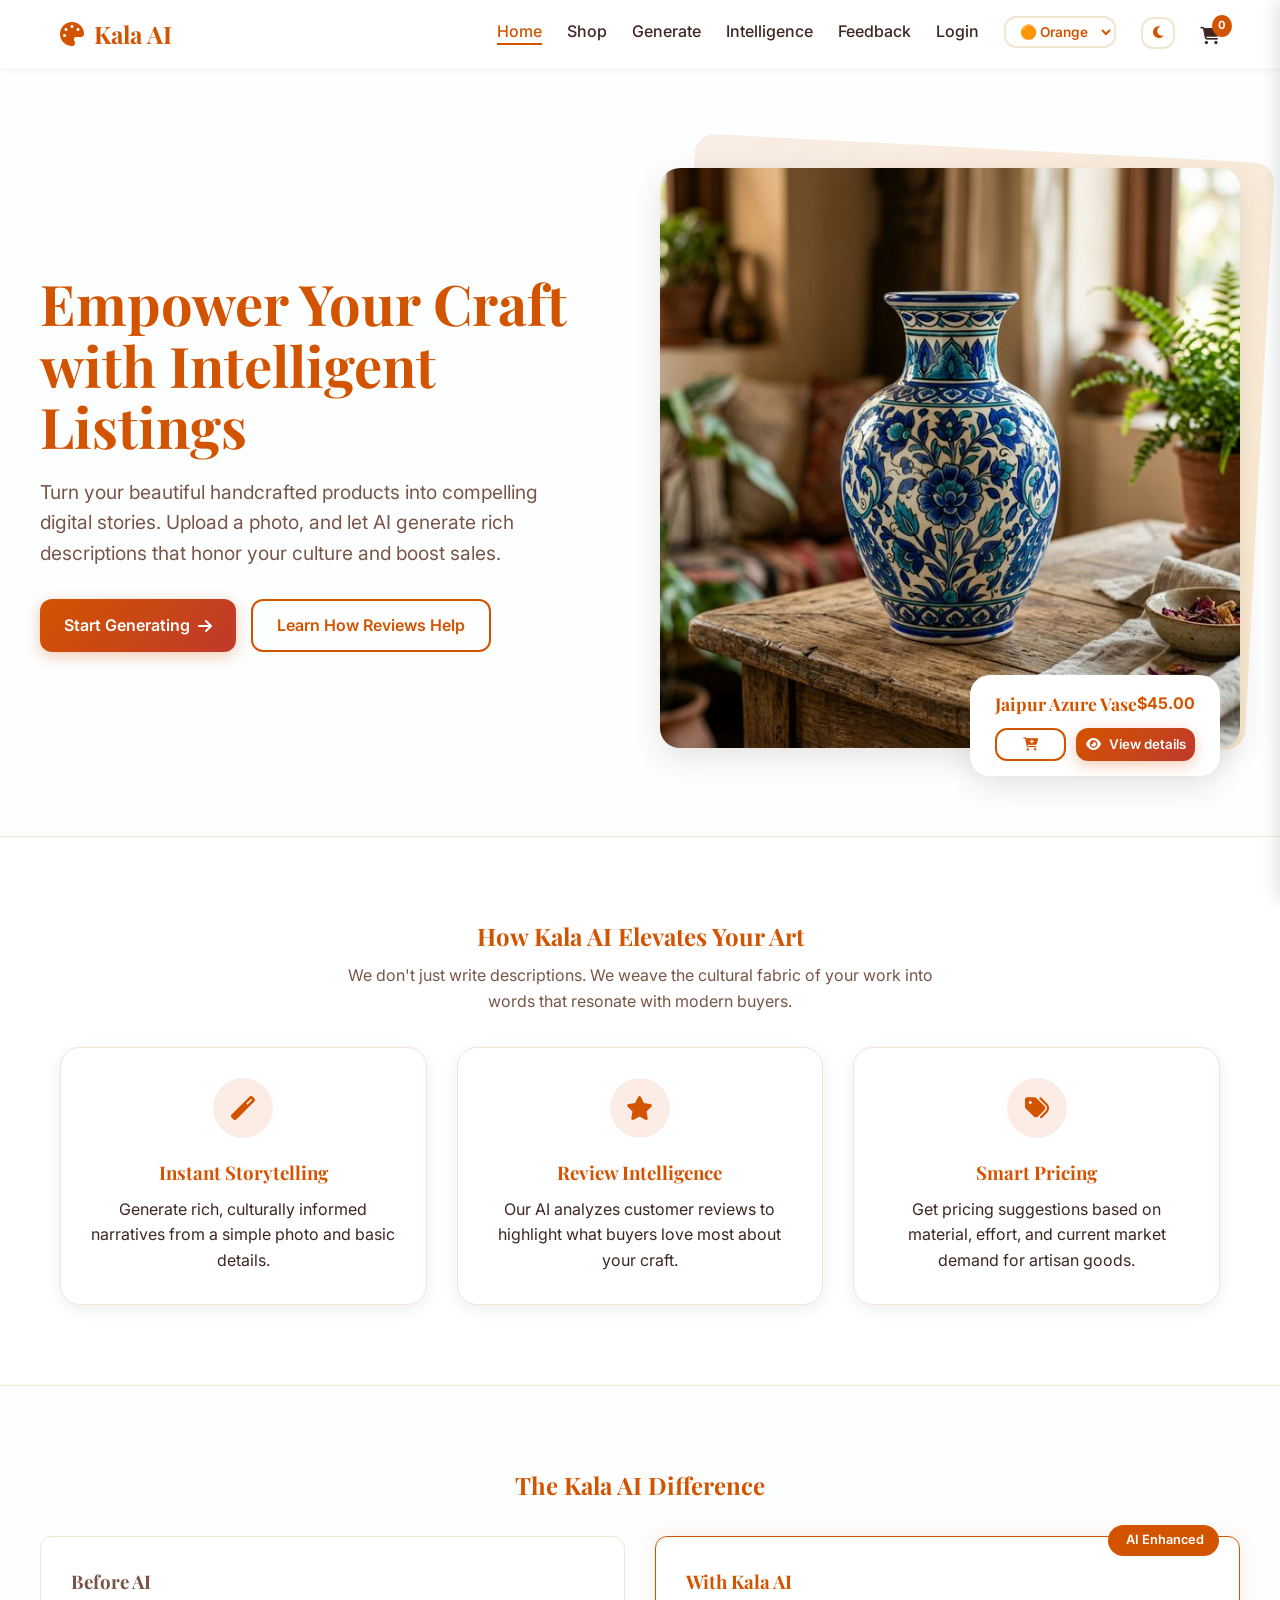
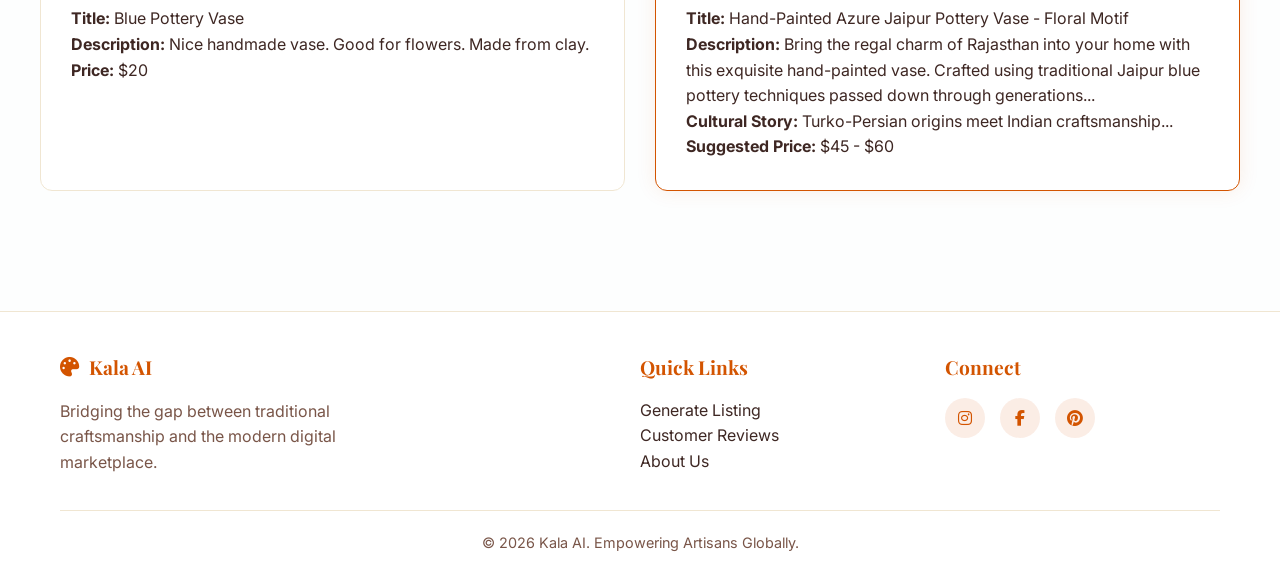
<file: index.html>
<!DOCTYPE html>
<html lang="en">
<head>
    <meta charset="UTF-8">
    <meta name="viewport" content="width=device-width, initial-scale=1.0">
    <title>Kala AI - Artisans' Marketplace Assistant</title>
    <!-- Font Awesome for generic icons -->
    <link rel="stylesheet" href="https://cdnjs.cloudflare.com/ajax/libs/font-awesome/6.4.0/css/all.min.css">
    <link rel="stylesheet" href="styles.css">
    <style>
        /* Home Specific Styles */
        .hero {
            padding: 60px 0 80px;
            display: flex;
            align-items: center;
        }
        .hero-text {
            flex: 1;
            padding-right: 40px;
        }
        .hero-title {
            font-size: 3.5rem;
            line-height: 1.1;
            margin-bottom: 20px;
        }
        .hero-subtitle {
            font-size: 1.2rem;
            color: var(--text-muted);
            margin-bottom: 30px;
            max-width: 500px;
        }
        .hero-image {
            flex: 1;
            position: relative;
        }
        .hero-image img {
            border-radius: var(--radius-lg);
            box-shadow: var(--shadow-lg);
            position: relative;
            z-index: 2;
        }
        .hero-bg-blob {
            position: absolute;
            top: -20px;
            right: -20px;
            width: 100%;
            height: 100%;
            background: linear-gradient(135deg, rgba(211,84,0,0.1), rgba(243,156,18,0.2));
            border-radius: var(--radius-lg);
            z-index: 1;
            transform: rotate(3deg);
        }

        /* Features Section */
        .features {
            padding: 80px 0;
            background-color: var(--surface);
            border-top: 1px solid var(--border);
            border-bottom: 1px solid var(--border);
        }
        .feature-card {
            text-align: center;
        }
        .feature-icon {
            width: 60px;
            height: 60px;
            background-color: rgba(211, 84, 0, 0.1);
            color: var(--primary);
            border-radius: 50%;
            display: flex;
            align-items: center;
            justify-content: center;
            font-size: 1.5rem;
            margin: 0 auto 20px;
            transition: var(--transition);
        }
        .feature-card:hover .feature-icon {
            background-color: var(--primary);
            color: white;
            transform: scale(1.1);
        }

        /* Before/After Section */
        .comparison {
            padding: 80px 0;
        }
        .compare-box {
            background: var(--surface);
            padding: 30px;
            border-radius: var(--radius-md);
            border: 1px solid var(--border);
        }
        .compare-box.after {
            border-color: var(--primary);
            box-shadow: 0 0 20px rgba(211, 84, 0, 0.1);
            position: relative;
        }
        .badge {
            position: absolute;
            top: -12px;
            right: 20px;
            background: var(--primary);
            color: white;
            padding: 5px 15px;
            border-radius: 20px;
            font-size: 0.8rem;
            font-weight: 600;
        }
        
        @media (max-width: 768px) {
            .hero {
                flex-direction: column;
                text-align: center;
                padding: 40px 0;
            }
            .hero-text {
                padding-right: 0;
                margin-bottom: 40px;
            }
            .hero-title {
                font-size: 2.5rem;
            }
        }
    </style>
</head>
<body>

    <!-- Navbar -->
    <nav class="navbar">
        <div class="container">
            <a href="index.html" class="logo">
                <i class="fas fa-palette text-primary" style="color: var(--primary)"></i> Kala AI
            </a>
            <ul class="nav-links">
                <li><a href="index.html" class="active">Home</a></li>
                <li><a href="shop.html">Shop</a></li>
                <li><a href="upload.html">Generate</a></li>
                <li><a href="reviews.html">Intelligence</a></li>
                <li><a href="feedback.html">Feedback</a></li>
                <li><a href="auth.html">Login</a></li>
                <li>
                    <select id="theme-switch" class="btn btn-secondary" style="padding: 5px 10px; font-size: 0.85rem; height: 32px; margin-top: -3px; border-color: var(--border);">
                        <option value="orange">🟠 Orange</option>
                        <option value="blue">🔵 Blue</option>
                        <option value="green">🟢 Green</option>
                        <option value="red">🔴 Red</option>
                    </select>
                </li>
            </ul>
            <a href="upload.html" class="btn btn-primary" style="display: none;" id="nav-cta">Get Started</a>
            <button class="menu-toggle" id="mobile-menu">
                <i class="fas fa-bars"></i>
            </button>
        </div>
    </nav>

    <main>
        <!-- Hero Section -->
        <section class="hero container">
            <div class="hero-text">
                <h1 class="hero-title">Empower Your Craft with Intelligent Listings</h1>
                <p class="hero-subtitle">Turn your beautiful handcrafted products into compelling digital stories. Upload a photo, and let AI generate rich descriptions that honor your culture and boost sales.</p>
                <div style="display: flex; gap: 15px;">
                    <a href="javascript:void(0)" onclick="checkCreatorGuard()" class="btn btn-primary">Start Generating <i class="fas fa-arrow-right"></i></a>
                    <a href="reviews.html" class="btn btn-secondary">Learn How Reviews Help</a>
                </div>
            </div>
                    <div class="hero-image" style="position: relative;">
                <div class="hero-bg-blob"></div>
                <!-- Local Pottery Image -->
                <img src="pottery.png" alt="Indian Handicraft Pottery">
                <div style="position: absolute; bottom: -20px; right: 20px; background: var(--surface); padding: 15px 25px; border-radius: var(--radius-lg); box-shadow: var(--shadow-lg); z-index: 3; display: flex; flex-direction: column; gap: 10px;">
                    <div style="display: flex; justify-content: space-between; align-items: center; width: 100%;">
                        <h4 style="margin: 0; font-size: 1.1rem;">Jaipur Azure Vase</h4>
                        <p style="margin: 0; color: var(--primary); font-weight: bold;">$45.00</p>
                    </div>
                    <div style="display: flex; gap: 10px; width: 100%;">
                        <button class="btn btn-secondary" style="flex: 1; padding: 8px;" onclick="addToCart('Jaipur Azure Vase', '$45.00', 'pottery.png')"><i class="fas fa-cart-plus"></i></button>
                        <button class="btn btn-primary" style="flex: 2; padding: 8px;" onclick="viewProduct('Jaipur Azure Vase', '$45.00', 'pottery.png', 'Jaipur Craft House', 'A magnificent piece depicting the traditional blue pottery art of Jaipur. Made with quartz stone powder, powdered glass, and brilliantly hued in cobalt blue, preserving a 14th-century craft.')"><i class="fas fa-eye"></i> View details</button>
                    </div>
                </div>
            </div>
        </section>

        <!-- Features -->
        <section class="features">
            <div class="container">
                <div class="text-center mb-4">
                    <h2 class="mb-1">How Kala AI Elevates Your Art</h2>
                    <p class="text-muted" style="color: var(--text-muted); max-width: 600px; margin: 0 auto;">We don't just write descriptions. We weave the cultural fabric of your work into words that resonate with modern buyers.</p>
                </div>
                <div class="grid-3">
                    <div class="card feature-card">
                        <div class="feature-icon"><i class="fas fa-magic"></i></div>
                        <h3>Instant Storytelling</h3>
                        <p>Generate rich, culturally informed narratives from a simple photo and basic details.</p>
                    </div>
                    <div class="card feature-card">
                        <div class="feature-icon"><i class="fas fa-star"></i></div>
                        <h3>Review Intelligence</h3>
                        <p>Our AI analyzes customer reviews to highlight what buyers love most about your craft.</p>
                    </div>
                    <div class="card feature-card">
                        <div class="feature-icon"><i class="fas fa-tags"></i></div>
                        <h3>Smart Pricing</h3>
                        <p>Get pricing suggestions based on material, effort, and current market demand for artisan goods.</p>
                    </div>
                </div>
            </div>
        </section>

        <!-- Before & After -->
        <section class="comparison container">
            <h2 class="text-center mb-4">The Kala AI Difference</h2>
            <div class="grid-2">
                <div class="compare-box">
                    <h3 style="color: var(--text-muted)">Before AI</h3>
                    <p><strong>Title:</strong> Blue Pottery Vase</p>
                    <p><strong>Description:</strong> Nice handmade vase. Good for flowers. Made from clay.</p>
                    <p><strong>Price:</strong> $20</p>
                </div>
                <div class="compare-box after">
                    <div class="badge"><i class="fas fa-sparkles"></i> AI Enhanced</div>
                    <h3>With Kala AI</h3>
                    <p><strong>Title:</strong> Hand-Painted Azure Jaipur Pottery Vase - Floral Motif</p>
                    <p><strong>Description:</strong> Bring the regal charm of Rajasthan into your home with this exquisite hand-painted vase. Crafted using traditional Jaipur blue pottery techniques passed down through generations...</p>
                    <p><strong>Cultural Story:</strong> Turko-Persian origins meet Indian craftsmanship...</p>
                    <p><strong>Suggested Price:</strong> $45 - $60</p>
                </div>
            </div>
        </section>
    </main>

    <!-- Footer -->
    <footer>
        <div class="container">
            <div class="footer-content">
                <div class="footer-col" style="flex: 2;">
                    <a href="index.html" class="logo mb-2" style="font-size: 1.2rem;">
                        <i class="fas fa-palette text-primary"></i> Kala AI
                    </a>
                    <p style="max-width: 300px;">Bridging the gap between traditional craftsmanship and the modern digital marketplace.</p>
                </div>
                <div class="footer-col">
                    <h3>Quick Links</h3>
                    <ul style="list-style: none;">
                        <li><a href="upload.html">Generate Listing</a></li>
                        <li><a href="reviews.html">Customer Reviews</a></li>
                        <li><a href="about.html">About Us</a></li>
                    </ul>
                </div>
                <div class="footer-col">
                    <h3>Connect</h3>
                    <div class="social-links">
                        <a href="https://www.instagram.com/?hl=en"><i class="fab fa-instagram"></i></a>
                        <a href="https://www.facebook.com/"><i class="fab fa-facebook-f"></i></a>
                        <a href="https://in.pinterest.com/"><i class="fab fa-pinterest"></i></a>
                    </div>
                </div>
            </div>
            <div class="footer-bottom">
                &copy; 2026 Kala AI. Empowering Artisans Globally.
            </div>
        </div>
    </footer>

    <script src="app.js"></script>
</body>
</html>
</file>
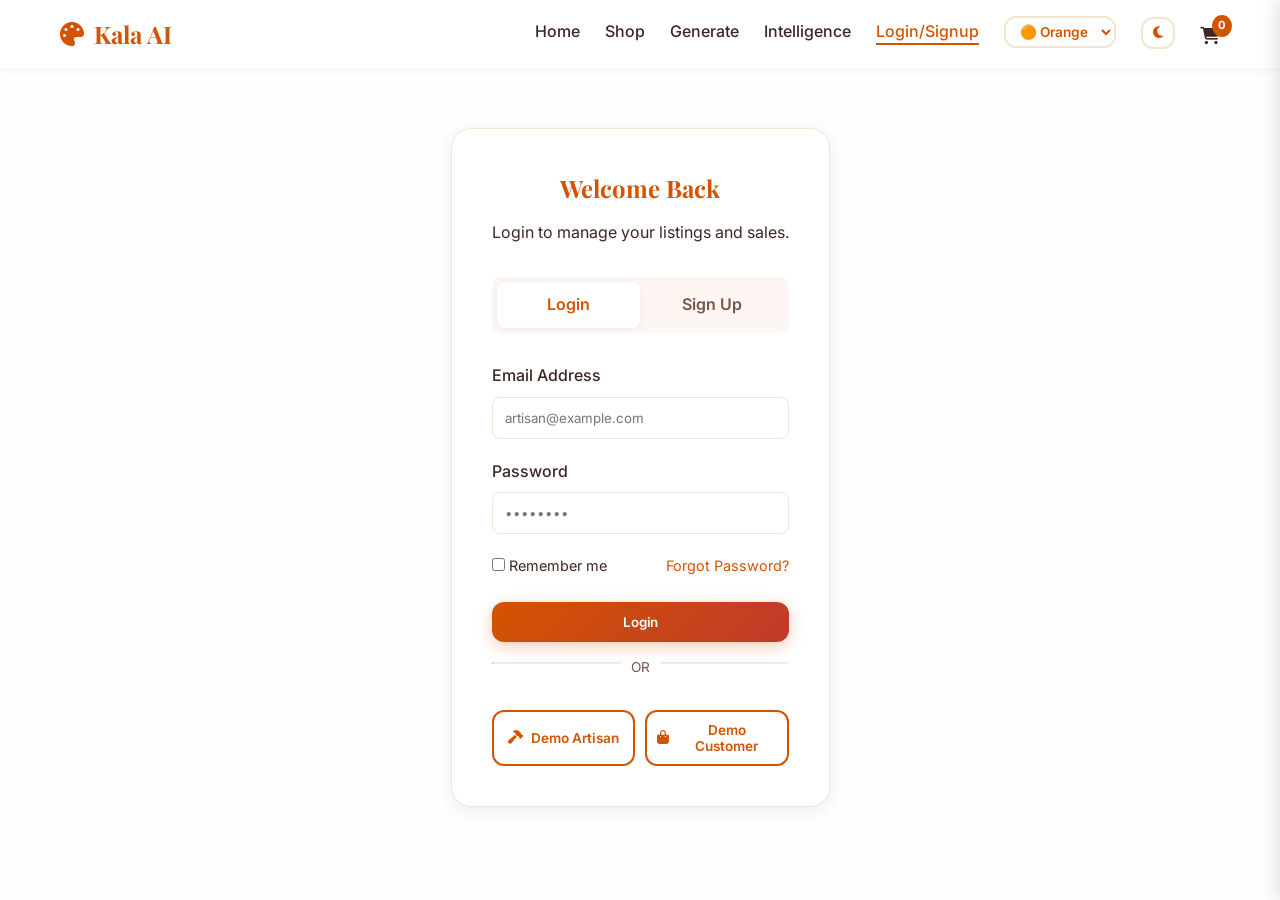
<file: auth.html>
<!DOCTYPE html>
<html lang="en">
<head>
    <meta charset="UTF-8">
    <meta name="viewport" content="width=device-width, initial-scale=1.0">
    <title>Login / Signup - Kala AI</title>
    <link rel="stylesheet" href="https://cdnjs.cloudflare.com/ajax/libs/font-awesome/6.4.0/css/all.min.css">
    <link rel="stylesheet" href="styles.css">
    <style>
        .auth-container {
            max-width: 450px;
            margin: 60px auto;
            background: var(--surface);
            padding: 40px;
            border-radius: var(--radius-lg);
            box-shadow: var(--shadow-md);
            border: 1px solid var(--border);
        }

        .auth-toggle {
            display: flex;
            margin-bottom: 30px;
            background: rgba(211, 84, 0, 0.05);
            border-radius: var(--radius-sm);
            padding: 5px;
        }

        .toggle-btn {
            flex: 1;
            text-align: center;
            padding: 10px;
            cursor: pointer;
            font-weight: 600;
            color: var(--text-muted);
            border-radius: var(--radius-sm);
            transition: var(--transition);
        }

        .toggle-btn.active {
            background: var(--surface);
            color: var(--primary);
            box-shadow: var(--shadow-sm);
        }

        .form-control {
            width: 100%;
            padding: 12px;
            margin-bottom: 20px;
            border: 1px solid var(--border);
            border-radius: var(--radius-sm);
            font-family: inherit;
        }

        .form-control:focus {
            outline: none;
            border-color: var(--primary);
        }

        .hidden {
            display: none;
        }
    </style>
</head>
<body>

    <nav class="navbar">
        <div class="container d-flex">
            <a href="index.html" class="logo">
                <i class="fas fa-palette text-primary"></i> Kala AI
            </a>
            <ul class="nav-links">
                <li><a href="index.html">Home</a></li>
                <li><a href="shop.html">Shop</a></li>
                <li><a href="upload.html">Generate</a></li>
                <li><a href="reviews.html">Intelligence</a></li>
                <li><a href="auth.html" class="active">Login/Signup</a></li>
                <li>
                    <select id="theme-switch" class="btn btn-secondary" style="padding: 5px 10px; font-size: 0.85rem; height: 32px; margin-top: -3px; border-color: var(--border);">
                        <option value="orange">🟠 Orange</option>
                        <option value="blue">🔵 Blue</option>
                        <option value="green">🟢 Green</option>
                        <option value="red">🔴 Red</option>
                    </select>
                </li>
            </ul>
        </div>
    </nav>

    <main class="container">
        <div class="auth-container">
            <div class="text-center mb-4">
                <h2 id="auth-title">Welcome Back</h2>
                <p class="text-muted" id="auth-subtitle">Login to manage your listings and sales.</p>
            </div>

            <div class="auth-toggle">
                <div class="toggle-btn active" id="btn-login" onclick="switchTab('login')">Login</div>
                <div class="toggle-btn" id="btn-signup" onclick="switchTab('signup')">Sign Up</div>
            </div>

            <!-- Login Form -->
            <form id="login-form" onsubmit="handleLogin(event)">
                <label style="font-weight: 500; display: block; margin-bottom: 8px;">Email Address</label>
                <input type="email" id="login-email" class="form-control" required placeholder="artisan@example.com">

                <label style="font-weight: 500; display: block; margin-bottom: 8px;">Password</label>
                <input type="password" class="form-control" required placeholder="••••••••">

                <div style="display: flex; justify-content: space-between; margin-bottom: 25px; font-size: 0.9rem;">
                    <label><input type="checkbox"> Remember me</label>
                    <a href="#" style="color: var(--primary);">Forgot Password?</a>
                </div>

                <button type="submit" class="btn btn-primary" style="width: 100%;">Login</button>
                
                <div style="margin: 20px 0; text-align: center; color: var(--text-muted); position: relative;">
                    <hr style="border-top: 1px solid var(--border); margin: 0;">
                    <span style="background: var(--surface); padding: 0 10px; position: relative; top: -10px; font-size: 0.85rem;">OR</span>
                </div>
                <div style="display: flex; gap: 10px;">
                    <button type="button" class="btn btn-secondary" style="flex: 1; padding: 10px; font-size: 0.85rem;" onclick="demoLogin('seller')"><i class="fas fa-hammer"></i> Demo Artisan</button>
                    <button type="button" class="btn btn-secondary" style="flex: 1; padding: 10px; font-size: 0.85rem;" onclick="demoLogin('buyer')"><i class="fas fa-shopping-bag"></i> Demo Customer</button>
                </div>
            </form>

            <!-- Signup Form -->
            <form id="signup-form" class="hidden" onsubmit="handleSignup(event)">
                <label style="font-weight: 500; display: block; margin-bottom: 8px;">Full Name or Store Name</label>
                <input type="text" id="signup-name" class="form-control" required placeholder="Jaipur Craft House">

                <label style="font-weight: 500; display: block; margin-bottom: 8px;">Email Address</label>
                <input type="email" id="signup-email" class="form-control" required placeholder="artisan@example.com">

                <label style="font-weight: 500; display: block; margin-bottom: 8px;">Account Type</label>
                <select id="account-type" class="form-control" required>
                    <option value="seller">Artisan / Seller</option>
                    <option value="buyer">Customer / Buyer</option>
                </select>

                <div style="position: relative;">
                    <label style="font-weight: 500; display: flex; justify-content: space-between; margin-bottom: 8px;">
                        Password 
                        <i class="fas fa-question-circle text-muted" id="pwd-info" style="cursor: pointer;"></i>
                    </label>
                    
                    <!-- Hover Tooltip -->
                    <div id="pwd-tooltip" style="display: none; position: absolute; right: 0; bottom: 85px; background: var(--surface); border: 1px solid var(--border); box-shadow: var(--shadow-lg); padding: 15px; border-radius: 8px; width: 250px; z-index: 10;">
                        <h5 style="margin-bottom: 5px; font-size: 0.9rem;">Password Must Have:</h5>
                        <ul style="list-style: none; font-size: 0.8rem; color: var(--text-muted);">
                            <li id="r-len"><i class="fas fa-check-circle"></i> at least 8 characters</li>
                            <li id="r-char"><i class="fas fa-check-circle"></i> 1 lower, 1 upper, 1 digit, 1 special</li>
                            <li id="r-seq"><i class="fas fa-check-circle"></i> No 3 consecutive characters (abc, 123)</li>
                        </ul>
                    </div>
                </div>
                
                <input type="password" id="signup-pwd" class="form-control" required placeholder="Create a strong password" oninput="validatePassword()">

                <button type="submit" id="signup-btn" disabled class="btn btn-primary" style="width: 100%; opacity: 0.6; cursor: not-allowed;">Create Account</button>
            </form>
        </div>
    </main>

    <script src="app.js"></script>
    <script>
        function switchTab(tab) {
            const loginForm = document.getElementById('login-form');
            const signupForm = document.getElementById('signup-form');
            const btnLogin = document.getElementById('btn-login');
            const btnSignup = document.getElementById('btn-signup');
            const title = document.getElementById('auth-title');
            const subtitle = document.getElementById('auth-subtitle');

            if (tab === 'login') {
                loginForm.classList.remove('hidden');
                signupForm.classList.add('hidden');
                btnLogin.classList.add('active');
                btnSignup.classList.remove('active');
                title.innerText = 'Welcome Back';
                subtitle.innerText = 'Login to manage your listings and sales.';
            } else {
                loginForm.classList.add('hidden');
                signupForm.classList.remove('hidden');
                btnLogin.classList.remove('active');
                btnSignup.classList.add('active');
                title.innerText = 'Join Kala AI';
                subtitle.innerText = 'Create an account to start buying or selling.';
            }
        }

        // Tooltip logic
        const infoIcon = document.getElementById('pwd-info');
        const tooltip = document.getElementById('pwd-tooltip');
        infoIcon.addEventListener('mouseenter', () => tooltip.style.display = 'block');
        infoIcon.addEventListener('mouseleave', () => tooltip.style.display = 'none');

        function validatePassword() {
            const pwd = document.getElementById('signup-pwd').value;
            const btn = document.getElementById('signup-btn');
            
            const r1 = pwd.length >= 8;
            const r2 = /[0-9]/.test(pwd) && /[a-z]/.test(pwd) && /[A-Z]/.test(pwd) && /[^a-zA-Z0-9]/.test(pwd);
            
            // c) No 3 consecutive chars
            let r3 = true;
            const upperPwd = pwd.toUpperCase();
            for(let i=0; i<upperPwd.length-2; i++) {
                let p1 = upperPwd.charCodeAt(i);
                let p2 = upperPwd.charCodeAt(i+1);
                let p3 = upperPwd.charCodeAt(i+2);
                if ((p2 === p1 + 1 && p3 === p2 + 1) || (p2 === p1 - 1 && p3 === p2 - 1)) {
                    r3 = false; break;
                }
            }

            document.getElementById('r-len').style.color = r1 ? '#27ae60' : 'var(--text-muted)';
            document.getElementById('r-char').style.color = r2 ? '#27ae60' : 'var(--text-muted)';
            document.getElementById('r-seq').style.color = (r3 && pwd.length > 0) ? '#27ae60' : 'var(--text-muted)';

            if (r1 && r2 && r3) {
                btn.disabled = false;
                btn.style.opacity = '1';
                btn.style.cursor = 'pointer';
            } else {
                btn.disabled = true;
                btn.style.opacity = '0.6';
                btn.style.cursor = 'not-allowed';
            }
        }

        function handleLogin(e) {
            e.preventDefault();
            const email = document.getElementById('login-email').value;
            localStorage.setItem('kala-loggedin', 'true');
            localStorage.setItem('kala-email', email);
            localStorage.setItem('kala-username', email.split('@')[0]);
            if(!localStorage.getItem('kala-role')) localStorage.setItem('kala-role', 'seller'); // default mock
            showToast('Logged in successfully!', 'success');
            setTimeout(() => window.location.href = 'index.html', 1500);
        }

        function demoLogin(role) {
            localStorage.setItem('kala-loggedin', 'true');
            localStorage.setItem('kala-role', role);
            localStorage.setItem('kala-username', role === 'seller' ? 'Demo Artisan' : 'Demo Customer');
            localStorage.setItem('kala-email', 'demo@kala.ai');
            showToast(`Logged in as Demo ${role === 'seller' ? 'Artisan' : 'Customer'}!`, 'success');
            setTimeout(() => window.location.href = 'index.html', 1500);
        }

        function handleSignup(e) {
            e.preventDefault();
            const name = document.getElementById('signup-name').value;
            const email = document.getElementById('signup-email').value;
            const role = document.getElementById('account-type').value;
            localStorage.setItem('kala-loggedin', 'true');
            localStorage.setItem('kala-role', role);
            localStorage.setItem('kala-username', name);
            localStorage.setItem('kala-email', email);
            showToast('Account created successfully!', 'success');
            setTimeout(() => window.location.href = 'index.html', 1500);
        }
    </script>
</body>
</html>
</file>
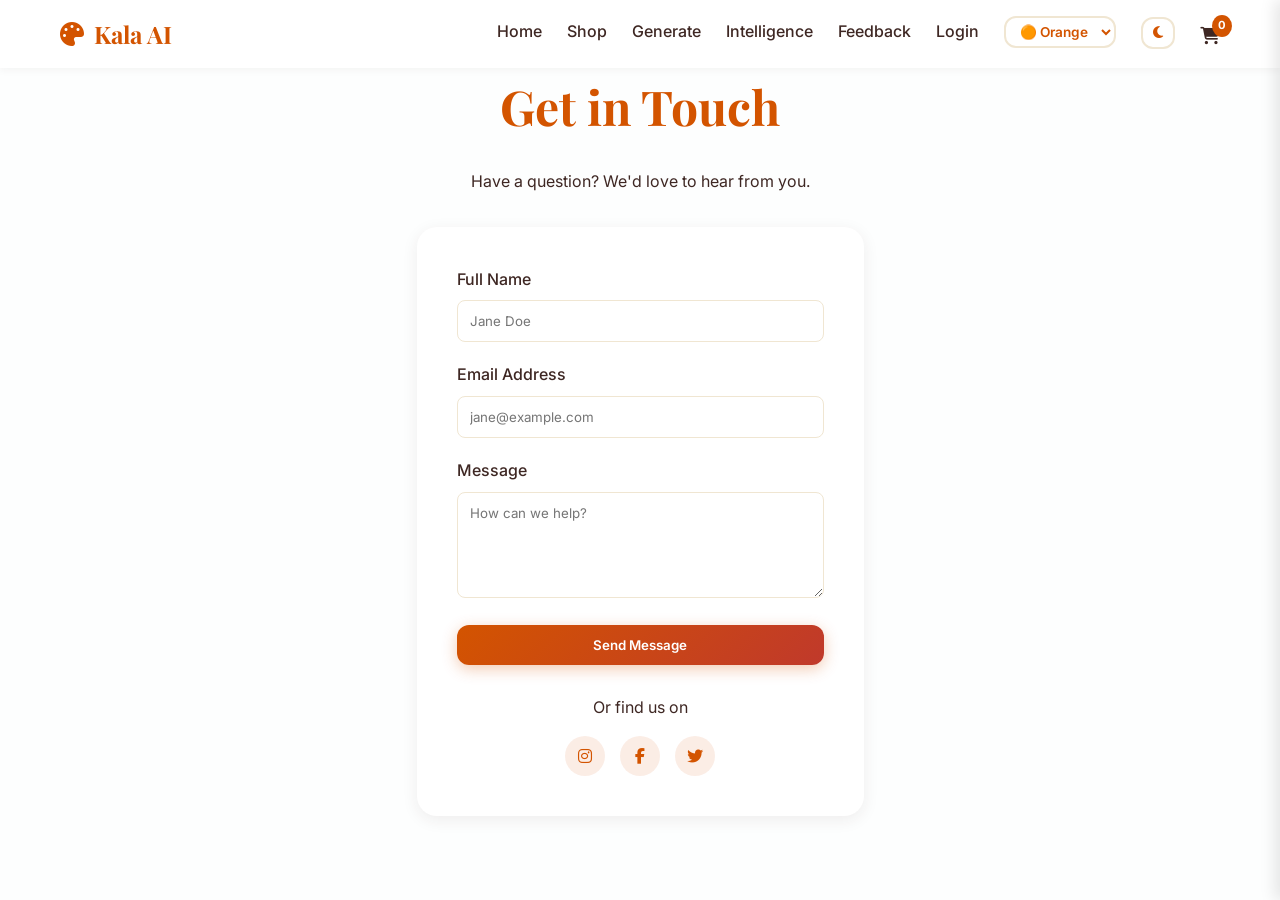
<file: contact.html>
<!DOCTYPE html>
<html lang="en">
<head>
    <meta charset="UTF-8">
    <meta name="viewport" content="width=device-width, initial-scale=1.0">
    <title>Contact Us - Kala AI</title>
    <link rel="stylesheet" href="https://cdnjs.cloudflare.com/ajax/libs/font-awesome/6.4.0/css/all.min.css">
    <link rel="stylesheet" href="styles.css">
    <style>
        .contact-wrapper {
            max-width: 600px;
            margin: 0 auto;
            background: var(--surface);
            padding: 40px;
            border-radius: var(--radius-lg);
            box-shadow: var(--shadow-md);
        }
        .form-control {
            width: 100%;
            padding: 12px;
            margin-bottom: 20px;
            border: 1px solid var(--border);
            border-radius: var(--radius-sm);
            font-family: inherit;
        }
        .form-control:focus {
            outline: none;
            border-color: var(--primary);
        }
    </style>
</head>
<body>

    <nav class="navbar">
        <div class="container">
            <a href="index.html" class="logo">
                <i class="fas fa-palette text-primary"></i> Kala AI
            </a>
            <ul class="nav-links">
                <li><a href="index.html">Home</a></li>
                <li><a href="shop.html">Shop</a></li>
                <li><a href="upload.html">Generate</a></li>
                <li><a href="reviews.html">Intelligence</a></li>
                <li><a href="feedback.html">Feedback</a></li>
                <li><a href="auth.html">Login</a></li>
                <li>
                    <select id="theme-switch" class="btn btn-secondary" style="padding: 5px 10px; font-size: 0.85rem; height: 32px; margin-top: -3px; border-color: var(--border);">
                        <option value="orange">🟠 Orange</option>
                        <option value="blue">🔵 Blue</option>
                        <option value="green">🟢 Green</option>
                        <option value="red">🔴 Red</option>
                    </select>
                </li>
            </ul>
        </div>
    </nav>

    <main class="container">
        <div class="text-center mb-4">
            <h1 style="font-size: 3rem;">Get in Touch</h1>
            <p class="text-muted">Have a question? We'd love to hear from you.</p>
        </div>

        <div class="contact-wrapper">
            <form onsubmit="event.preventDefault(); alert('Message Sent!'); this.reset();">
                <label style="font-weight: 500; display: block; margin-bottom: 8px;">Full Name</label>
                <input type="text" class="form-control" required placeholder="Jane Doe">

                <label style="font-weight: 500; display: block; margin-bottom: 8px;">Email Address</label>
                <input type="email" class="form-control" required placeholder="jane@example.com">

                <label style="font-weight: 500; display: block; margin-bottom: 8px;">Message</label>
                <textarea rows="5" class="form-control" required placeholder="How can we help?"></textarea>

                <button type="submit" class="btn btn-primary" style="width: 100%;">Send Message</button>
            </form>

            <div class="text-center" style="margin-top: 30px;">
                <p>Or find us on</p>
                <div class="social-links" style="justify-content: center; margin-top: 15px;">
                    <a href="#"><i class="fab fa-instagram"></i></a>
                    <a href="#"><i class="fab fa-facebook-f"></i></a>
                    <a href="#"><i class="fab fa-twitter"></i></a>
                </div>
            </div>
        </div>
    </main>

    <script src="app.js"></script>
</body>
</html>
</file>
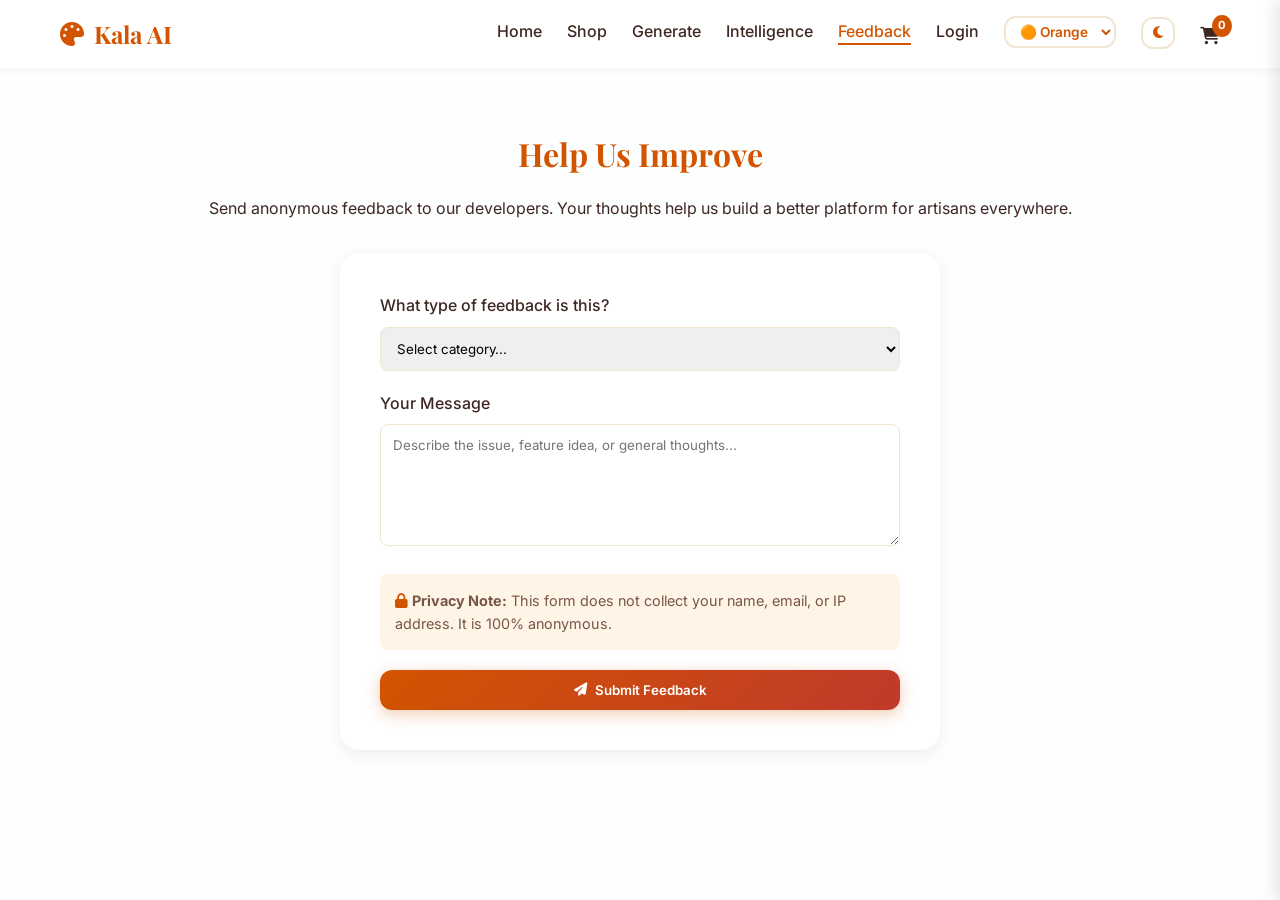
<file: feedback.html>
<!DOCTYPE html>
<html lang="en">
<head>
    <meta charset="UTF-8">
    <meta name="viewport" content="width=device-width, initial-scale=1.0">
    <title>Anonymous Feedback - Kala AI</title>
    <link rel="stylesheet" href="https://cdnjs.cloudflare.com/ajax/libs/font-awesome/6.4.0/css/all.min.css">
    <link rel="stylesheet" href="styles.css">
    <style>
        .feedback-wrapper {
            max-width: 600px;
            margin: 0 auto;
            background: var(--surface);
            padding: 40px;
            border-radius: var(--radius-lg);
            box-shadow: var(--shadow-md);
        }
        .form-control {
            width: 100%;
            padding: 12px;
            margin-bottom: 20px;
            border: 1px solid var(--border);
            border-radius: var(--radius-sm);
            font-family: inherit;
        }
        .form-control:focus {
            outline: none;
            border-color: var(--primary);
        }
    </style>
</head>
<body>

    <nav class="navbar">
        <div class="container d-flex">
            <a href="index.html" class="logo">
                <i class="fas fa-palette text-primary"></i> Kala AI
            </a>
            <!-- Nav links will be injected by JS if needed or hardcoded -->
            <ul class="nav-links">
                <li><a href="index.html">Home</a></li>
                <li><a href="shop.html">Shop</a></li>
                <li><a href="upload.html">Generate</a></li>
                <li><a href="reviews.html">Intelligence</a></li>
                <li><a href="feedback.html" class="active">Feedback</a></li>
                <li><a href="auth.html">Login</a></li>
                <li>
                    <select id="theme-switch" class="btn btn-secondary" style="padding: 5px 10px; font-size: 0.85rem; height: 32px; margin-top: -3px; border-color: var(--border);">
                        <option value="orange">🟠 Orange</option>
                        <option value="blue">🔵 Blue</option>
                        <option value="green">🟢 Green</option>
                        <option value="red">🔴 Red</option>
                    </select>
                </li>
            </ul>
        </div>
    </nav>

    <main class="container py-4" style="padding: 60px 0;">
        <div class="text-center mb-4">
            <h1 class="mb-2">Help Us Improve</h1>
            <p class="text-muted">Send anonymous feedback to our developers. Your thoughts help us build a better platform for artisans everywhere.</p>
        </div>

        <div class="feedback-wrapper">
            <form onsubmit="event.preventDefault(); alert('Thank you! Your anonymous feedback has been submitted to the developers.'); this.reset();">
                
                <label style="font-weight: 500; display: block; margin-bottom: 8px;">What type of feedback is this?</label>
                <select class="form-control" required>
                    <option value="" disabled selected>Select category...</option>
                    <option value="bug">Bug / Issue</option>
                    <option value="feature">Feature Request</option>
                    <option value="ui">Design / UI Improvement</option>
                    <option value="other">Other</option>
                </select>

                <label style="font-weight: 500; display: block; margin-bottom: 8px;">Your Message</label>
                <textarea rows="6" class="form-control" required placeholder="Describe the issue, feature idea, or general thoughts..."></textarea>

                <div style="background: rgba(243, 156, 18, 0.1); padding: 15px; border-radius: 8px; margin-bottom: 20px; font-size: 0.9rem; color: var(--text-muted);">
                    <i class="fas fa-lock" style="color: var(--primary);"></i> <strong>Privacy Note:</strong> This form does not collect your name, email, or IP address. It is 100% anonymous.
                </div>

                <button type="submit" class="btn btn-primary" style="width: 100%;">
                    <i class="fas fa-paper-plane"></i> Submit Feedback
                </button>
            </form>
        </div>
    </main>

    <script src="app.js"></script>
</body>
</html>
</file>
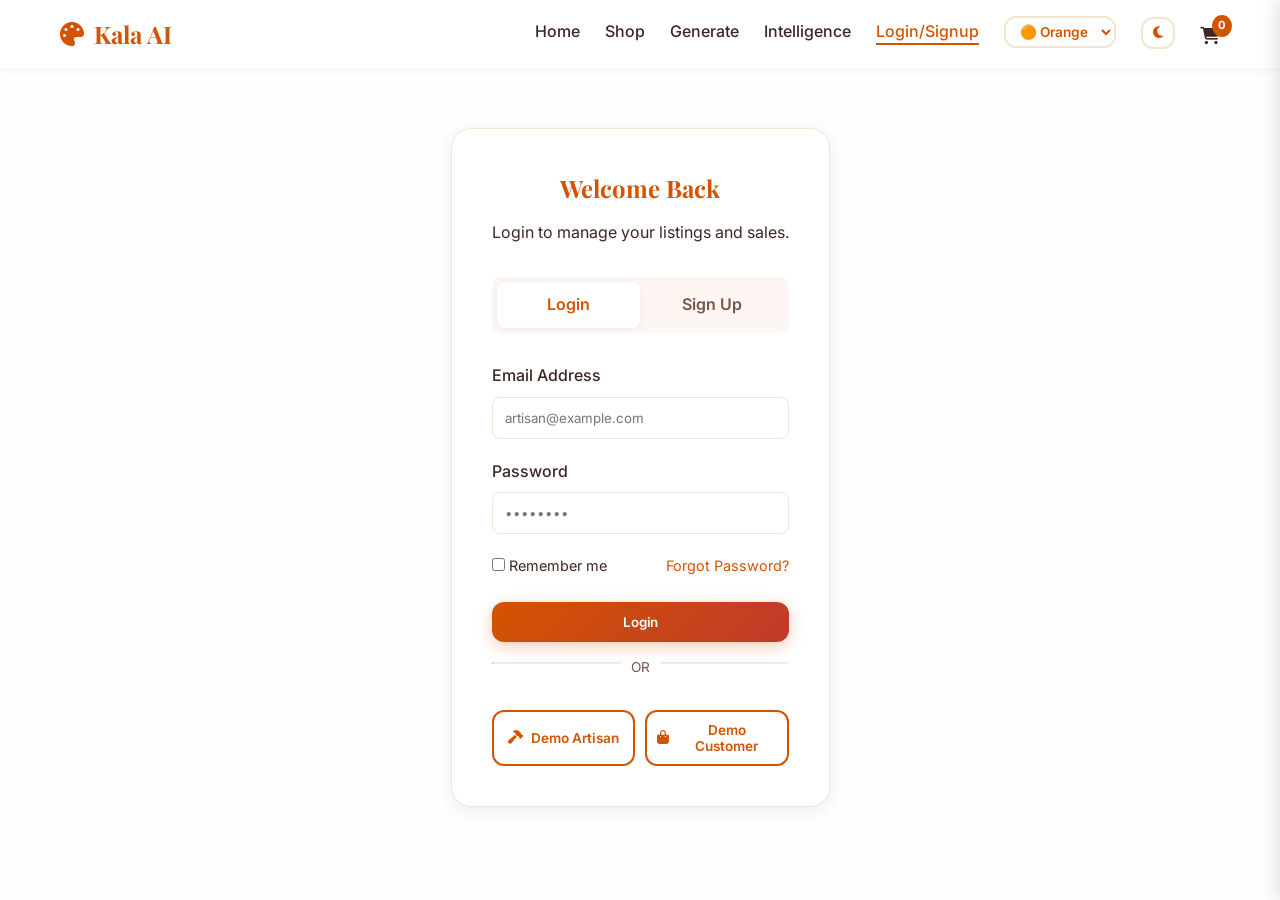
<file: profile.html>
<!DOCTYPE html>
<html lang="en">
<head>
    <meta charset="UTF-8">
    <meta name="viewport" content="width=device-width, initial-scale=1.0">
    <title>User Profile - Kala AI</title>
    <link rel="stylesheet" href="https://cdnjs.cloudflare.com/ajax/libs/font-awesome/6.4.0/css/all.min.css">
    <link rel="stylesheet" href="styles.css">
    <style>
        .profile-header {
            background: linear-gradient(135deg, var(--primary), var(--secondary));
            color: white;
            padding: 60px 0;
            border-radius: var(--radius-lg);
            margin-bottom: 40px;
            text-align: center;
        }

        .profile-avatar {
            width: 100px;
            height: 100px;
            background: white;
            color: var(--primary);
            border-radius: 50%;
            display: flex;
            align-items: center;
            justify-content: center;
            font-size: 3rem;
            margin: 0 auto 20px;
            box-shadow: var(--shadow-md);
        }

        .tabs-container {
            background: var(--surface);
            border-radius: var(--radius-lg);
            box-shadow: var(--shadow-md);
            border: 1px solid var(--border);
            overflow: hidden;
        }

        .tabs-header {
            display: flex;
            background: rgba(0,0,0,0.02);
            border-bottom: 1px solid var(--border);
        }

        .tab-btn {
            flex: 1;
            padding: 20px;
            text-align: center;
            cursor: pointer;
            font-weight: 600;
            color: var(--text-muted);
            transition: var(--transition);
            border-bottom: 3px solid transparent;
        }

        .tab-btn.active {
            color: var(--primary);
            border-bottom-color: var(--primary);
            background: white;
        }

        .tab-content {
            padding: 30px;
            display: none;
        }

        .tab-content.active {
            display: block;
        }

        .history-item {
            display: flex;
            gap: 20px;
            padding: 20px;
            border-bottom: 1px solid var(--border);
            align-items: center;
        }

        .history-item:last-child {
            border-bottom: none;
        }

        .history-img {
            width: 80px;
            height: 80px;
            border-radius: 8px;
            object-fit: cover;
        }

        .history-info {
            flex: 1;
        }

        .history-title {
            font-weight: 600;
            font-size: 1.1rem;
            margin-bottom: 5px;
        }

        .history-meta {
            font-size: 0.85rem;
            color: var(--text-muted);
        }
    </style>
</head>
<body>

    <nav class="navbar">
        <div class="container d-flex">
            <a href="index.html" class="logo">
                <i class="fas fa-palette text-primary"></i> Kala AI
            </a>
            <ul class="nav-links">
                <li><a href="index.html">Home</a></li>
                <li><a href="shop.html">Shop</a></li>
                <li><a href="upload.html">Generate</a></li>
                <li><a href="reviews.html">Intelligence</a></li>
                <li><a href="feedback.html">Feedback</a></li>
                <li><a href="auth.html">Login</a></li>
            </ul>
        </div>
    </nav>

    <main class="container">
        <div class="profile-header">
            <div class="profile-avatar">
                <i class="fas fa-user"></i>
            </div>
            <h1 id="prof-name" style="color: white; margin-bottom: 5px;">Loading...</h1>
            <p id="prof-email" style="opacity: 0.9;">loading@example.com</p>
            <div id="prof-badge" style="display: inline-block; background: rgba(255,255,255,0.2); padding: 5px 15px; border-radius: 20px; margin-top: 15px; font-size: 0.9rem; font-weight: 600;">Artisan</div>
        </div>

        <div class="tabs-container">
            <div class="tabs-header">
                <div class="tab-btn active" onclick="switchTab('orders')">Order History</div>
                <div class="tab-btn" onclick="switchTab('reviews')">My Reviews</div>
            </div>

            <div id="orders-content" class="tab-content active">
                <!-- Orders will be injected here -->
                <p class="text-center text-muted">No orders found.</p>
            </div>

            <div id="reviews-content" class="tab-content">
                <!-- Reviews will be injected here -->
                <p class="text-center text-muted">No reviews posted yet.</p>
            </div>
        </div>
    </main>

    <script src="app.js"></script>
    <script>
        document.addEventListener('DOMContentLoaded', () => {
            const isLoggedIn = localStorage.getItem('kala-loggedin') === 'true';
            if(!isLoggedIn) {
                window.location.href = 'auth.html';
                return;
            }

            const name = localStorage.getItem('kala-username') || 'Not Applicable';
            const email = localStorage.getItem('kala-email') || 'Not Applicable';
            const role = localStorage.getItem('kala-role') || 'buyer';

            document.getElementById('prof-name').innerText = name;
            document.getElementById('prof-email').innerText = email;
            document.getElementById('prof-badge').innerText = role === 'seller' ? 'Artisan' : 'Customer';

            renderProfileOrders();
            renderProfileReviews();
        });

        function switchTab(tab) {
            document.querySelectorAll('.tab-btn').forEach(btn => btn.classList.remove('active'));
            document.querySelectorAll('.tab-content').forEach(content => content.classList.remove('active'));

            if(tab === 'orders') {
                document.querySelectorAll('.tab-btn')[0].classList.add('active');
                document.getElementById('orders-content').classList.add('active');
            } else {
                document.querySelectorAll('.tab-btn')[1].classList.add('active');
                document.getElementById('reviews-content').classList.add('active');
            }
        }

        function renderProfileOrders() {
            const container = document.getElementById('orders-content');
            const username = localStorage.getItem('kala-username');
            const allPurchases = JSON.parse(localStorage.getItem('kala-purchases') || '[]');
            const myOrders = allPurchases.filter(p => p.user === username);

            if(myOrders.length > 0) {
                container.innerHTML = '';
                myOrders.forEach(order => {
                    container.innerHTML += `
                        <div class="history-item">
                            <img src="${order.image}" class="history-img" alt="${order.title}">
                            <div class="history-info">
                                <div class="history-title">${order.title}</div>
                                <div class="history-meta">Purchased on ${order.date} • ${order.price}</div>
                            </div>
                            <button class="btn btn-secondary" onclick="viewProduct(${order.productId})" style="padding: 5px 15px; font-size: 0.8rem;">View Product</button>
                        </div>
                    `;
                });
            }
        }

        function renderProfileReviews() {
            const container = document.getElementById('reviews-content');
            const username = localStorage.getItem('kala-username');
            const allReviews = JSON.parse(localStorage.getItem('kala-reviews') || '{}');
            const products = JSON.parse(localStorage.getItem('kala-products') || '[]');
            
            let myReviews = [];
            for (let prodId in allReviews) {
                allReviews[prodId].forEach(rev => {
                    if(rev.reviewer === username) {
                        const p = products.find(prod => String(prod.id) === String(prodId));
                        myReviews.push({ ...rev, productName: p ? p.title : 'Deleted Product', productId: prodId });
                    }
                });
            }

            if(myReviews.length > 0) {
                container.innerHTML = '';
                myReviews.forEach(rev => {
                    let stars = '';
                    for(let i=1; i<=5; i++) {
                        stars += `<i class="${i <= rev.rating ? 'fas fa-star' : 'far fa-star'}" style="color: #f1c40f; font-size: 0.8rem;"></i>`;
                    }
                    
                    container.innerHTML += `
                        <div class="history-item">
                            <div class="history-info">
                                <div class="history-title">${rev.productName}</div>
                                <div style="margin-bottom: 5px;">${stars}</div>
                                <p style="font-size: 0.9rem; font-style: italic;">"${rev.text}"</p>
                                <div class="history-meta">Posted on ${new Date(rev.date).toLocaleDateString()}</div>
                            </div>
                            <button class="btn btn-secondary" onclick="viewProduct(${rev.productId})" style="padding: 5px 15px; font-size: 0.8rem;">View</button>
                        </div>
                    `;
                });
            }
        }
    </script>
</body>
</html>
</file>
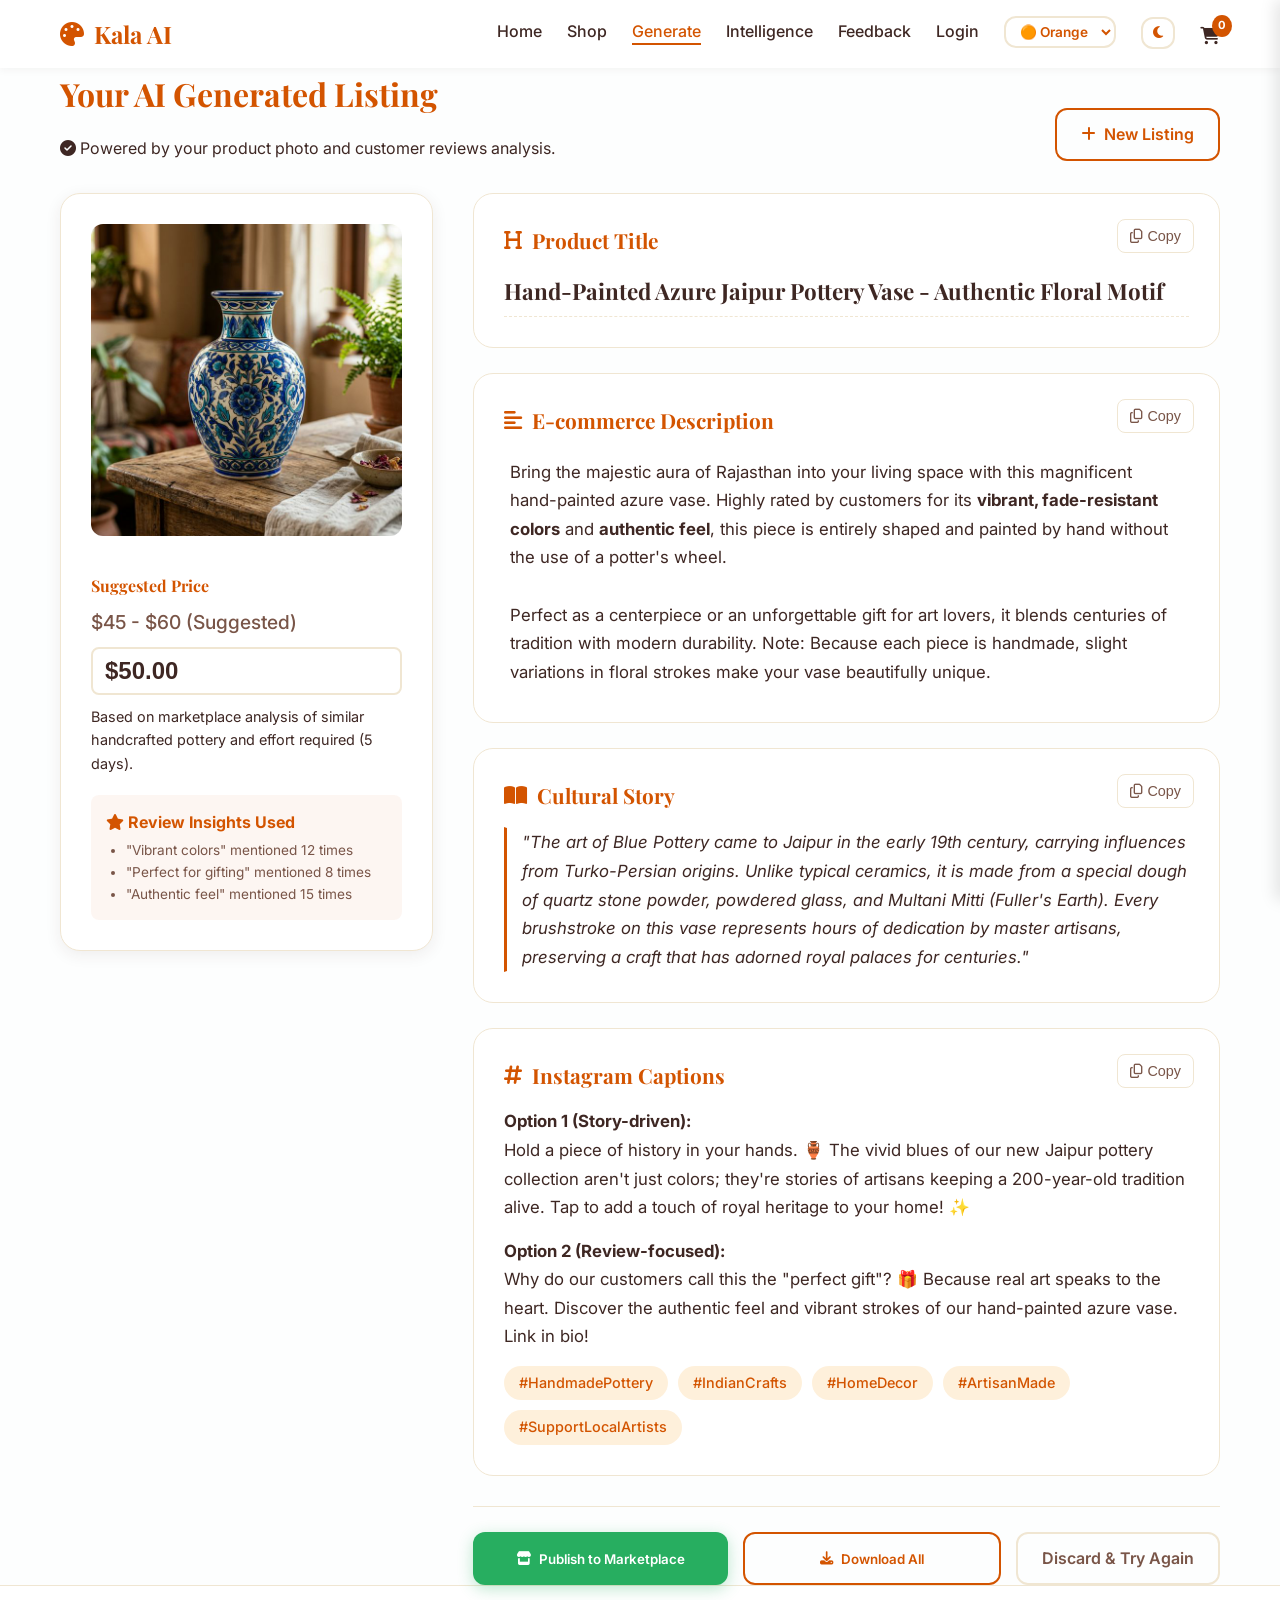
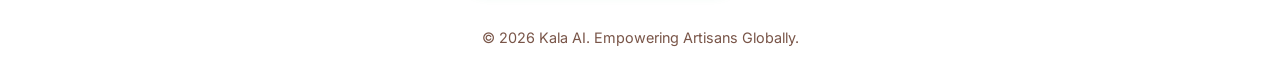
<file: results.html>
<!DOCTYPE html>
<html lang="en">
<head>
    <meta charset="UTF-8">
    <meta name="viewport" content="width=device-width, initial-scale=1.0">
    <title>AI Listing Results - Kala AI</title>
    <link rel="stylesheet" href="https://cdnjs.cloudflare.com/ajax/libs/font-awesome/6.4.0/css/all.min.css">
    <link rel="stylesheet" href="styles.css">
    <style>
        .result-layout {
            display: grid;
            grid-template-columns: 1fr 2fr;
            gap: 40px;
            align-items: start;
        }

        .image-preview-card {
            top: 100px;
            position: sticky;
        }

        .image-preview-card img {
            width: 100%;
            height: auto;
            border-radius: var(--radius-md);
            margin-bottom: 15px;
        }

        .output-section {
            background: var(--surface);
            border-radius: var(--radius-lg);
            padding: 30px;
            border: 1px solid var(--border);
            margin-bottom: 25px;
            position: relative;
        }

        .output-section h3 {
            display: flex;
            align-items: center;
            gap: 10px;
            font-size: 1.3rem;
            margin-bottom: 15px;
            color: var(--primary);
        }

        .output-content {
            font-size: 1.05rem;
            color: var(--text-main);
            line-height: 1.7;
        }

        .copy-btn {
            position: absolute;
            top: 25px;
            right: 25px;
            background: none;
            border: 1px solid var(--border);
            border-radius: var(--radius-sm);
            padding: 8px 12px;
            color: var(--text-muted);
            cursor: pointer;
            font-size: 0.9rem;
            transition: var(--transition);
        }

        .copy-btn:hover {
            background: rgba(211, 84, 0, 0.1);
            color: var(--primary);
            border-color: var(--primary);
        }

        .tags {
            display: flex;
            flex-wrap: wrap;
            gap: 10px;
            margin-top: 15px;
        }

        .tag {
            background: rgba(243, 156, 18, 0.15);
            color: var(--primary);
            padding: 5px 15px;
            border-radius: 20px;
            font-size: 0.9rem;
            font-weight: 500;
        }

        .action-bar {
            display: flex;
            gap: 15px;
            margin-top: 30px;
            padding-top: 25px;
            border-top: 1px solid var(--border);
        }

        @media (max-width: 900px) {
            .result-layout {
                grid-template-columns: 1fr;
            }
            .image-preview-card {
                position: static;
            }
        }
    </style>
</head>
<body>

    <!-- Navbar -->
    <nav class="navbar">
        <div class="container">
            <a href="index.html" class="logo">
                <i class="fas fa-palette text-primary"></i> Kala AI
            </a>
            <ul class="nav-links">
                <li><a href="index.html">Home</a></li>
                <li><a href="shop.html">Shop</a></li>
                <li><a href="upload.html" class="active">Generate</a></li>
                <li><a href="reviews.html">Intelligence</a></li>
                <li><a href="feedback.html">Feedback</a></li>
                <li><a href="auth.html">Login</a></li>
                <li>
                    <select id="theme-switch" class="btn btn-secondary" style="padding: 5px 10px; font-size: 0.85rem; height: 32px; margin-top: -3px; border-color: var(--border);">
                        <option value="orange">🟠 Orange</option>
                        <option value="blue">🔵 Blue</option>
                        <option value="green">🟢 Green</option>
                        <option value="red">🔴 Red</option>
                    </select>
                </li>
            </ul>
            <button class="menu-toggle" id="mobile-menu">
                <i class="fas fa-bars"></i>
            </button>
        </div>
    </nav>

    <main class="container">
        
        <div class="mb-4" style="display: flex; justify-content: space-between; align-items: flex-end;">
            <div>
                <h1>Your AI Generated Listing</h1>
                <p class="text-muted"><i class="fas fa-check-circle text-green"></i> Powered by your product photo and customer reviews analysis.</p>
            </div>
            <a href="upload.html" class="btn btn-secondary"><i class="fas fa-plus"></i> New Listing</a>
        </div>

        <div class="result-layout">
            <!-- Left: Sidebar / Image Preview -->
            <div class="image-preview-card card">
                <img src="pottery.png" alt="Product Preview" id="result-img">
                <h4 style="margin-top: 15px">Suggested Price</h4>
                <p style="font-size: 1.2rem; color: var(--text-muted); font-weight: 500; margin-bottom: 10px;">$45 - $60 (Suggested)</p>
                <input id="out-price" type="text" value="$50.00" style="font-size: 1.5rem; color: var(--text-main); font-weight: bold; padding: 8px 12px; width: 100%; border: 2px solid var(--border); border-radius: 8px; margin-bottom: 10px;">
                <p class="text-muted" style="font-size: 0.9rem;">Based on marketplace analysis of similar handcrafted pottery and effort required (5 days).</p>
                
                <div style="margin-top: 20px; padding: 15px; background: rgba(211,84,0,0.05); border-radius: 8px;">
                    <strong style="display: block; margin-bottom: 5px; color: var(--primary);">
                        <i class="fas fa-star"></i> Review Insights Used
                    </strong>
                    <ul style="font-size: 0.85rem; color: var(--text-muted); padding-left: 20px;">
                        <li>"Vibrant colors" mentioned 12 times</li>
                        <li>"Perfect for gifting" mentioned 8 times</li>
                        <li>"Authentic feel" mentioned 15 times</li>
                    </ul>
                </div>
            </div>

            <!-- Right: Content Outputs -->
            <div>
                <!-- Title -->
                <div class="output-section">
                    <button class="copy-btn" data-target="out-title"><i class="far fa-copy"></i> Copy</button>
                    <h3><i class="fas fa-heading"></i> Product Title</h3>
                    <div id="out-title" class="output-content" contenteditable="true" style="font-size: 1.4rem; font-family: var(--font-heading); font-weight: bold; border-bottom: 1px dashed var(--border); padding-bottom: 5px;">
                        Hand-Painted Azure Jaipur Pottery Vase - Authentic Floral Motif
                    </div>
                </div>

                <!-- Description -->
                <div class="output-section">
                    <button class="copy-btn" data-target="out-desc"><i class="far fa-copy"></i> Copy</button>
                    <h3><i class="fas fa-align-left"></i> E-commerce Description</h3>
                    <div id="out-desc" class="output-content" contenteditable="true" style="border: 1px dashed transparent; padding: 5px; min-height: 3rem;" spellcheck="false" onfocus="this.style.borderColor='var(--border)'" onblur="this.style.borderColor='transparent'">
                        Bring the majestic aura of Rajasthan into your living space with this magnificent hand-painted azure vase. Highly rated by customers for its <strong>vibrant, fade-resistant colors</strong> and <strong>authentic feel</strong>, this piece is entirely shaped and painted by hand without the use of a potter's wheel. <br><br>
                        Perfect as a centerpiece or an unforgettable gift for art lovers, it blends centuries of tradition with modern durability. Note: Because each piece is handmade, slight variations in floral strokes make your vase beautifully unique.
                    </div>
                </div>

                <!-- Cultural Story -->
                <div class="output-section">
                    <button class="copy-btn" data-target="out-story"><i class="far fa-copy"></i> Copy</button>
                    <h3><i class="fas fa-book-open"></i> Cultural Story</h3>
                    <div id="out-story" class="output-content" contenteditable="true" style="font-style: italic; border-left: 3px solid var(--primary); padding-left: 15px; border-right: 1px dashed transparent; border-top: 1px dashed transparent; border-bottom: 1px dashed transparent;" onfocus="this.style.borderColor='var(--primary) var(--border) var(--border) var(--border)'" onblur="this.style.borderColor='var(--primary) transparent transparent transparent'">
                        "The art of Blue Pottery came to Jaipur in the early 19th century, carrying influences from Turko-Persian origins. Unlike typical ceramics, it is made from a special dough of quartz stone powder, powdered glass, and Multani Mitti (Fuller's Earth). Every brushstroke on this vase represents hours of dedication by master artisans, preserving a craft that has adorned royal palaces for centuries."
                    </div>
                </div>

                <!-- Marketing / Social -->
                <div class="output-section">
                    <button class="copy-btn" data-target="out-social"><i class="far fa-copy"></i> Copy</button>
                    <h3><i class="fas fa-hashtag"></i> Instagram Captions</h3>
                    <div id="out-social" class="output-content">
                        <p><strong>Option 1 (Story-driven):</strong><br>
                        Hold a piece of history in your hands. 🏺 The vivid blues of our new Jaipur pottery collection aren't just colors; they're stories of artisans keeping a 200-year-old tradition alive. Tap to add a touch of royal heritage to your home! ✨</p>
                        
                        <p style="margin-top: 15px;"><strong>Option 2 (Review-focused):</strong><br>
                        Why do our customers call this the "perfect gift"? 🎁 Because real art speaks to the heart. Discover the authentic feel and vibrant strokes of our hand-painted azure vase. Link in bio!</p>
                        
                        <div class="tags">
                            <span class="tag">#HandmadePottery</span>
                            <span class="tag">#IndianCrafts</span>
                            <span class="tag">#HomeDecor</span>
                            <span class="tag">#ArtisanMade</span>
                            <span class="tag">#SupportLocalArtists</span>
                        </div>
                    </div>
                </div>

                <!-- Actions -->
                <div class="action-bar" style="flex-wrap: wrap;">
                    <button class="btn btn-primary" style="flex: 1; min-width: 250px; background: #27ae60; border: none; box-shadow: 0 4px 15px rgba(39, 174, 96, 0.3);" onclick="publishListing()">
                        <i class="fas fa-store"></i> Publish to Marketplace
                    </button>
                    <button class="btn btn-secondary" style="flex: 1; min-width: 200px;" onclick="showToast('Downloading listing template as TXT...')">
                        <i class="fas fa-download"></i> Download All
                    </button>
                    <a href="upload.html" class="btn btn-secondary" style="border-color: var(--border); color: var(--text-muted);">Discard & Try Again</a>
                </div>
            </div>
        </div>
    </main>

    <!-- Footer -->
    <footer>
        <!-- Footer content same as index.html -->
        <div class="container pb-2">
            <div class="text-center" style="color: var(--text-muted); font-size: 0.9rem;">
                &copy; 2026 Kala AI. Empowering Artisans Globally.
            </div>
        </div>
    </footer>

    <script src="app.js"></script>
    <script>
        // Update Title dynamically if localstorage has data
        document.addEventListener('DOMContentLoaded', () => {
            const name = localStorage.getItem('recentGenName');
            if(name) {
                document.getElementById('out-title').innerText = `Hand-Crafted Premium ${name} - Authentic Design`;
            }
        });
    </script>
</body>
</html>
</file>
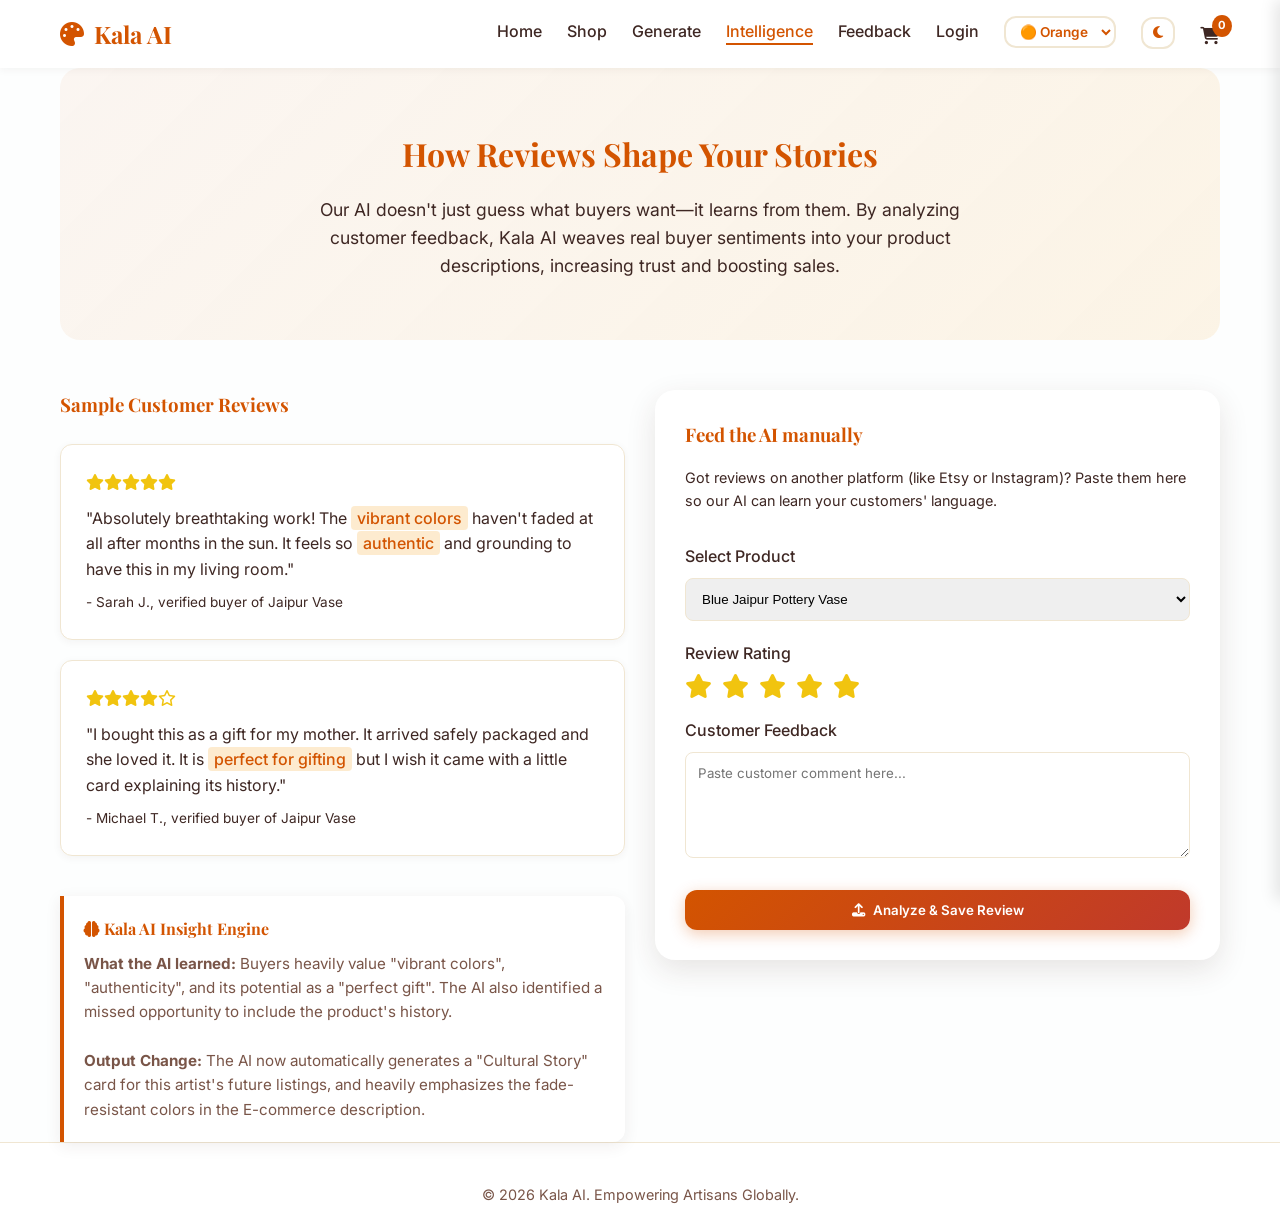
<file: reviews.html>
<!DOCTYPE html>
<html lang="en">
<head>
    <meta charset="UTF-8">
    <meta name="viewport" content="width=device-width, initial-scale=1.0">
    <title>Review Intelligence - Kala AI</title>
    <link rel="stylesheet" href="https://cdnjs.cloudflare.com/ajax/libs/font-awesome/6.4.0/css/all.min.css">
    <link rel="stylesheet" href="styles.css">
    <style>
        .review-header {
            background: linear-gradient(135deg, rgba(211,84,0,0.05), rgba(243,156,18,0.1));
            padding: 60px 0;
            border-radius: var(--radius-lg);
            margin-bottom: 50px;
        }

        .review-card {
            background: var(--surface);
            padding: 25px;
            border-radius: var(--radius-md);
            box-shadow: var(--shadow-sm);
            border: 1px solid var(--border);
            margin-bottom: 20px;
        }

        .stars {
            color: #f1c40f;
            margin-bottom: 10px;
        }

        .highlight-word {
            background-color: rgba(243, 156, 18, 0.2);
            padding: 2px 6px;
            border-radius: 4px;
            font-weight: 500;
            color: var(--primary);
        }

        .ai-insight {
            background: var(--surface);
            border-left: 4px solid var(--primary);
            padding: 20px;
            margin-top: 40px;
            border-radius: 0 var(--radius-md) var(--radius-md) 0;
            box-shadow: var(--shadow-md);
        }

        .form-review {
            background: var(--surface);
            padding: 30px;
            border-radius: var(--radius-lg);
            box-shadow: var(--shadow-lg);
        }
    </style>
</head>
<body>

    <nav class="navbar">
        <div class="container">
            <a href="index.html" class="logo">
                <i class="fas fa-palette text-primary"></i> Kala AI
            </a>
            <ul class="nav-links">
                <li><a href="index.html">Home</a></li>
                <li><a href="shop.html">Shop</a></li>
                <li><a href="upload.html">Generate</a></li>
                <li><a href="reviews.html" class="active">Intelligence</a></li>
                <li><a href="feedback.html">Feedback</a></li>
                <li><a href="auth.html">Login</a></li>
                <li>
                    <select id="theme-switch" class="btn btn-secondary" style="padding: 5px 10px; font-size: 0.85rem; height: 32px; margin-top: -3px; border-color: var(--border);">
                        <option value="orange">🟠 Orange</option>
                        <option value="blue">🔵 Blue</option>
                        <option value="green">🟢 Green</option>
                        <option value="red">🔴 Red</option>
                    </select>
                </li>
            </ul>
            <button class="menu-toggle" id="mobile-menu">
                <i class="fas fa-bars"></i>
            </button>
        </div>
    </nav>

    <main class="container">
        <div class="review-header text-center">
            <h1 class="mb-2">How Reviews Shape Your Stories</h1>
            <p class="text-muted" style="max-width: 700px; margin: 0 auto; font-size: 1.1rem;">
                Our AI doesn't just guess what buyers want—it learns from them. By analyzing customer feedback, Kala AI weaves real buyer sentiments into your product descriptions, increasing trust and boosting sales.
            </p>
        </div>

        <div class="grid-2">
            <!-- Left Side: Existing Reviews & Insights -->
            <div>
                <h3 class="mb-3">Sample Customer Reviews</h3>
                
                <div class="review-card">
                    <div class="stars"><i class="fas fa-star"></i><i class="fas fa-star"></i><i class="fas fa-star"></i><i class="fas fa-star"></i><i class="fas fa-star"></i></div>
                    <p>"Absolutely breathtaking work! The <span class="highlight-word">vibrant colors</span> haven't faded at all after months in the sun. It feels so <span class="highlight-word">authentic</span> and grounding to have this in my living room."</p>
                    <p class="text-muted" style="font-size: 0.85rem; margin-top: 10px;">- Sarah J., verified buyer of Jaipur Vase</p>
                </div>

                <div class="review-card">
                    <div class="stars"><i class="fas fa-star"></i><i class="fas fa-star"></i><i class="fas fa-star"></i><i class="fas fa-star"></i><i class="far fa-star"></i></div>
                    <p>"I bought this as a gift for my mother. It arrived safely packaged and she loved it. It is <span class="highlight-word">perfect for gifting</span> but I wish it came with a little card explaining its history."</p>
                    <p class="text-muted" style="font-size: 0.85rem; margin-top: 10px;">- Michael T., verified buyer of Jaipur Vase</p>
                </div>

                <div class="ai-insight">
                    <h4><i class="fas fa-brain" style="color: var(--primary);"></i> Kala AI Insight Engine</h4>
                    <p style="margin-top: 10px; font-size: 0.95rem; color: var(--text-muted);">
                        <strong>What the AI learned:</strong> Buyers heavily value "vibrant colors", "authenticity", and its potential as a "perfect gift". The AI also identified a missed opportunity to include the product's history. <br><br>
                        <strong>Output Change:</strong> The AI now automatically generates a "Cultural Story" card for this artist's future listings, and heavily emphasizes the fade-resistant colors in the E-commerce description.
                    </p>
                </div>
            </div>

            <!-- Right Side: Input Form -->
            <div>
                <div class="form-review">
                    <h3 class="mb-2">Feed the AI manually</h3>
                    <p class="text-muted mb-4" style="font-size: 0.9rem;">
                        Got reviews on another platform (like Etsy or Instagram)? Paste them here so our AI can learn your customers' language.
                    </p>
                    
                    <form onsubmit="event.preventDefault(); alert('Review added to AI Memory Bank!'); this.reset();">
                        <div style="margin-bottom: 20px;">
                            <label style="display: block; margin-bottom: 8px; font-weight: 500;">Select Product</label>
                            <select style="width: 100%; padding: 12px; border: 1px solid var(--border); border-radius: 8px;">
                                <option>Blue Jaipur Pottery Vase</option>
                                <option>Handloom Silk Saree</option>
                                <option>Wooden Carved Elephant</option>
                            </select>
                        </div>
                        
                        <div style="margin-bottom: 20px;">
                            <label style="display: block; margin-bottom: 8px; font-weight: 500;">Review Rating</label>
                            <div id="review-stars-input" style="display: flex; gap: 10px; color: #f1c40f; font-size: 1.5rem; cursor: pointer;">
                                <i class="fas fa-star" data-rating="1"></i>
                                <i class="fas fa-star" data-rating="2"></i>
                                <i class="fas fa-star" data-rating="3"></i>
                                <i class="fas fa-star" data-rating="4"></i>
                                <i class="fas fa-star" data-rating="5"></i>
                            </div>
                            <input type="hidden" id="review-rating-value" value="5">
                        </div>

                        <div style="margin-bottom: 25px;">
                            <label style="display: block; margin-bottom: 8px; font-weight: 500;">Customer Feedback</label>
                            <textarea rows="5" style="width: 100%; padding: 12px; border: 1px solid var(--border); border-radius: 8px; font-family: inherit;" placeholder="Paste customer comment here..."></textarea>
                        </div>

                        <button type="submit" class="btn btn-primary" style="width: 100%;">
                            <i class="fas fa-upload"></i> Analyze & Save Review
                        </button>
                    </form>
                </div>
            </div>
        </div>
    </main>

    <!-- Footer -->
    <footer>
        <div class="container pb-2 text-center" style="color: var(--text-muted); font-size: 0.9rem;">
            &copy; 2026 Kala AI. Empowering Artisans Globally.
        </div>
    </footer>
    <script src="app.js"></script>
</body>
</html>
</file>
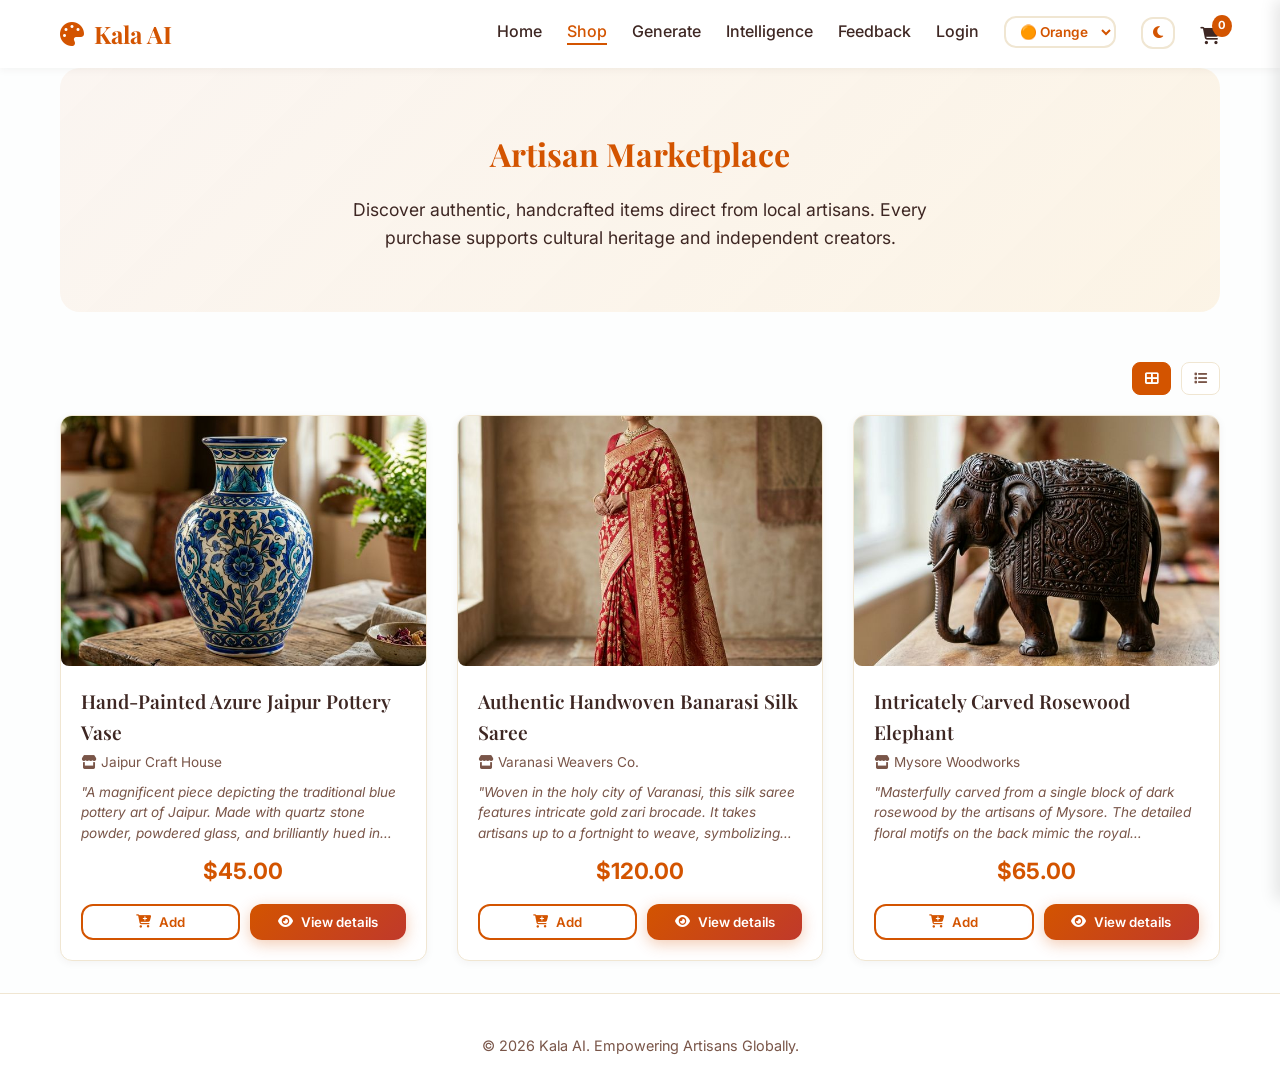
<file: shop.html>
<!DOCTYPE html>
<html lang="en">
<head>
    <meta charset="UTF-8">
    <meta name="viewport" content="width=device-width, initial-scale=1.0">
    <title>Marketplace - Kala AI</title>
    <link rel="stylesheet" href="https://cdnjs.cloudflare.com/ajax/libs/font-awesome/6.4.0/css/all.min.css">
    <link rel="stylesheet" href="styles.css">
    <style>
        .shop-header {
            background: linear-gradient(135deg, rgba(211,84,0,0.05), rgba(243,156,18,0.1));
            padding: 60px 0;
            border-radius: var(--radius-lg);
            margin-bottom: 50px;
            text-align: center;
        }

        .product-card {
            background: var(--surface);
            border-radius: var(--radius-md);
            overflow: hidden;
            box-shadow: var(--shadow-sm);
            border: 1px solid var(--border);
            transition: var(--transition);
            display: flex;
            flex-direction: column;
        }

        .product-card:hover {
            box-shadow: var(--shadow-lg);
            transform: translateY(-5px);
        }

        .product-img {
            width: 100%;
            height: 250px;
            object-fit: cover;
        }

        .product-info {
            padding: 20px;
            flex: 1;
            display: flex;
            flex-direction: column;
        }

        .product-title {
            font-size: 1.2rem;
            font-weight: 600;
            color: var(--text-main);
            margin-bottom: 5px;
            font-family: var(--font-heading);
        }

        .product-artisan {
            font-size: 0.85rem;
            color: var(--text-muted);
            margin-bottom: 15px;
            display: flex;
            align-items: center;
            gap: 5px;
        }

        .product-bottom {
            margin-top: auto;
            display: flex;
            justify-content: space-between;
            align-items: center;
        }

        .product-price {
            font-size: 1.4rem;
            font-weight: bold;
            color: var(--primary);
        }
    </style>
</head>
<body>

    <nav class="navbar">
        <div class="container d-flex">
            <a href="index.html" class="logo">
                <i class="fas fa-palette text-primary"></i> Kala AI
            </a>
            <ul class="nav-links">
                <li><a href="index.html">Home</a></li>
                <li><a href="shop.html" class="active">Shop</a></li>
                <li><a href="upload.html">Generate</a></li>
                <li><a href="reviews.html">Intelligence</a></li>
                <li><a href="feedback.html">Feedback</a></li>
                <li><a href="auth.html">Login</a></li>
                <li>
                    <select id="theme-switch" class="btn btn-secondary" style="padding: 5px 10px; font-size: 0.85rem; height: 32px; margin-top: -3px; border-color: var(--border);">
                        <option value="orange">🟠 Orange</option>
                        <option value="blue">🔵 Blue</option>
                        <option value="green">🟢 Green</option>
                        <option value="red">🔴 Red</option>
                    </select>
                </li>
            </ul>
        </div>
    </nav>

    <main class="container">
        <div class="shop-header">
            <h1 class="mb-2">Artisan Marketplace</h1>
            <p class="text-muted" style="max-width: 600px; margin: 0 auto; font-size: 1.1rem;">
                Discover authentic, handcrafted items direct from local artisans. Every purchase supports cultural heritage and independent creators.
            </p>
        </div>

        <div class="view-toggle">
            <button id="card-view-btn" class="view-btn" title="Card View"><i class="fas fa-th-large"></i></button>
            <button id="list-view-btn" class="view-btn" title="List View"><i class="fas fa-list"></i></button>
        </div>

        <div id="product-grid" class="grid-3 mb-4">
            <!-- Products will be dynamically injected here by app.js -->
        </div>
    </main>

    <!-- Footer -->
    <footer>
        <div class="container pb-2 text-center" style="color: var(--text-muted); font-size: 0.9rem;">
            &copy; 2026 Kala AI. Empowering Artisans Globally.
        </div>
    </footer>

    <script src="app.js"></script>
</body>
</html>
</file>
<file: styles.css>
/* Google Fonts */
@import url('https://fonts.googleapis.com/css2?family=Playfair+Display:ital,wght@0,400;0,600;0,700;1,400&family=Inter:wght@300;400;500;600&display=swap');

:root {
  /* Default Orange Theme */
  --primary: #d35400; /* Burnt Orange */
  --primary-hover: #e67e22;
  --secondary: #c0392b; /* Deep Red */
  --accent: #f39c12; /* Saffron Yellow */
  --bg-color: #fdfefe; /* Cream / Off-white */
  --surface: #ffffff;
  --text-main: #3e2723; /* Dark Espresso */
  --text-muted: #795548;
  --border: #f0e6d2; /* Light earthy border */
  
  --shadow-sm: 0 2px 8px rgba(62, 39, 35, 0.05);
  --shadow-md: 0 4px 16px rgba(62, 39, 35, 0.08);
  --shadow-lg: 0 10px 30px rgba(62, 39, 35, 0.12);
  
  --radius-sm: 8px;
  --radius-md: 12px;
  --radius-lg: 20px;
  
  --font-heading: 'Playfair Display', serif;
  --font-body: 'Inter', sans-serif;
  --transition: all 0.3s ease;
}

[data-theme="blue"] {
  --primary: #2980b9;
  --primary-hover: #3498db;
  --secondary: #2c3e50;
  --accent: #1abc9c;
  --bg-color: #f4f6f7;
  --text-main: #2c3e50;
  --text-muted: #7f8c8d;
  --border: #e5e8e8;
}

[data-theme="green"] {
  --primary: #27ae60;
  --primary-hover: #2ecc71;
  --secondary: #1e8449;
  --accent: #f1c40f;
  --bg-color: #f9fbf9;
  --text-main: #145a32;
  --text-muted: #52be80;
  --border: #d4efdf;
}

[data-theme="red"] {
  --primary: #c0392b;
  --primary-hover: #e74c3c;
  --secondary: #922b21;
  --accent: #f39c12;
  --bg-color: #fdf2e9;
  --text-main: #641e16;
  --text-muted: #c0392b;
  --border: #fadbd8;
}

[data-theme="pink"] {
  --primary: #e83e8c;
  --primary-hover: #d63384;
  --secondary: #c2185b;
  --accent: #ffb74d;
  --bg-color: #fcf4f7;
  --text-main: #4a142c;
  --text-muted: #ad2060;
  --border: #f8cce0;
}

[data-theme="violet"] {
  --primary: #8e44ad;
  --primary-hover: #9b59b6;
  --secondary: #5b2c6f;
  --accent: #f1c40f;
  --bg-color: #f7f3f9;
  --text-main: #271431;
  --text-muted: #71368a;
  --border: #e8d8f0;
}

[data-theme="yellow"] {
  --primary: #d4ac0d;
  --primary-hover: #f1c40f;
  --secondary: #b7950b;
  --accent: #e67e22;
  --bg-color: #fdfbf4;
  --text-main: #4a3e0f;
  --text-muted: #957a0a;
  --border: #fcf1cb;
}

[data-theme="teal"] {
  --primary: #008080;
  --primary-hover: #20b2aa;
  --secondary: #004d4d;
  --accent: #ff7f50;
  --bg-color: #f0fafa;
  --text-main: #002b2b;
  --text-muted: #006666;
  --border: #bce9e9;
}

[data-theme="sandal"] {
  --primary: #c2b280;
  --primary-hover: #d2c290;
  --secondary: #8b753a;
  --accent: #e65100;
  --bg-color: #fcfaf5;
  --text-main: #4b4129;
  --text-muted: #8c7e5a;
  --border: #e6dec1;
}

[data-theme="wood"] {
  --primary: #6c4f3d;
  --primary-hover: #805f4a;
  --secondary: #4a3629;
  --accent: #2ecc71;
  --bg-color: #f8f6f4;
  --text-main: #2c2018;
  --text-muted: #5e4536;
  --border: #d4c5bb;
}

[data-theme="gradient-sunset"] {
  --primary: #ff512f;
  --primary-hover: #f04b2b;
  --secondary: #dd2476;
  --accent: #f1c40f;
  --bg-color: #fff8f5;
  --text-main: #4a1523;
  --text-muted: #b03a5e;
  --border: #ffdad2;
}

* {
  margin: 0;
  padding: 0;
  box-sizing: border-box;
}

body {
  font-family: var(--font-body);
  background-color: var(--bg-color);
  color: var(--text-main);
  line-height: 1.6;
  min-height: 100vh;
  display: flex;
  flex-direction: column;
}

h1, h2, h3, h4, h5, h6 {
  font-family: var(--font-heading);
  color: var(--primary);
  margin-bottom: 0.5em;
  font-weight: 700;
}

a {
  text-decoration: none;
  color: inherit;
  transition: var(--transition);
}

img {
  max-width: 100%;
  height: auto;
  border-radius: var(--radius-sm);
}

/* Base Layout Container */
.container {
  max-width: 1200px;
  margin: 0 auto;
  padding: 0 20px;
}

/* Navbar */
.navbar {
  background-color: var(--surface);
  box-shadow: var(--shadow-sm);
  position: sticky;
  top: 0;
  z-index: 100;
  padding: 15px 0;
}

.navbar .container {
  display: flex;
  justify-content: space-between;
  align-items: center;
}

.logo {
  font-family: var(--font-heading);
  font-size: 1.5rem;
  font-weight: 700;
  color: var(--primary);
  display: flex;
  align-items: center;
  gap: 10px;
}

.logo-icon {
  width: 32px;
  height: 32px;
  background: linear-gradient(135deg, var(--primary), var(--accent));
  -webkit-mask: url('data:image/svg+xml;utf8,<svg xmlns="http://www.w3.org/2000/svg" viewBox="0 0 24 24" fill="none" stroke="currentColor" stroke-width="2" stroke-linecap="round" stroke-linejoin="round"><path d="M12 2v20M17 5H9.5a3.5 3.5 0 0 0 0 7h5a3.5 3.5 0 0 1 0 7H6"/></svg>') center/cover;
  mask: url('data:image/svg+xml;utf8,<svg xmlns="http://www.w3.org/2000/svg" viewBox="0 0 24 24" fill="none" stroke="currentColor" stroke-width="2" stroke-linecap="round" stroke-linejoin="round"><path d="M12 2v20M17 5H9.5a3.5 3.5 0 0 0 0 7h5a3.5 3.5 0 0 1 0 7H6"/></svg>') center/cover;
}

.nav-links {
  display: flex;
  gap: 25px;
  list-style: none;
}

.nav-links li a {
  font-weight: 500;
  color: var(--text-main);
  position: relative;
}

.nav-links li a:hover,
.nav-links li a.active {
  color: var(--primary);
}

.nav-links li a::after {
  content: '';
  position: absolute;
  width: 0;
  height: 2px;
  bottom: -4px;
  left: 0;
  background-color: var(--primary);
  transition: var(--transition);
}

.nav-links li a:hover::after,
.nav-links li a.active::after {
  width: 100%;
}

.menu-toggle {
  display: none;
  background: none;
  border: none;
  font-size: 1.5rem;
  color: var(--primary);
  cursor: pointer;
}

/* Buttons */
.btn {
  display: inline-flex;
  align-items: center;
  justify-content: center;
  gap: 8px;
  padding: 12px 24px;
  border-radius: var(--radius-md);
  font-weight: 600;
  cursor: pointer;
  border: none;
  transition: var(--transition);
  font-family: var(--font-body);
}

.btn-primary {
  background: linear-gradient(135deg, var(--primary), var(--secondary));
  color: white;
  box-shadow: 0 4px 15px rgba(211, 84, 0, 0.3);
}

.btn-primary:hover {
  transform: translateY(-2px);
  box-shadow: 0 6px 20px rgba(211, 84, 0, 0.4);
  color: white;
}

.btn-secondary {
  background-color: transparent;
  color: var(--primary);
  border: 2px solid var(--primary);
}

.btn-secondary:hover {
  background-color: rgba(211, 84, 0, 0.05);
  transform: translateY(-2px);
}

/* Footer */
footer {
  background-color: var(--surface);
  border-top: 1px solid var(--border);
  padding: 40px 0 20px;
  margin-top: auto;
}

.footer-content {
  display: flex;
  justify-content: space-between;
  flex-wrap: wrap;
  gap: 30px;
  margin-bottom: 20px;
}

.footer-col {
  flex: 1;
  min-width: 250px;
}

.footer-col h3 {
  font-size: 1.2rem;
  margin-bottom: 15px;
}

.footer-col p {
  color: var(--text-muted);
  margin-bottom: 15px;
}

.social-links {
  display: flex;
  gap: 15px;
}

.social-links a {
  display: flex;
  align-items: center;
  justify-content: center;
  width: 40px;
  height: 40px;
  border-radius: 50%;
  background-color: rgba(211, 84, 0, 0.1);
  color: var(--primary);
}

.social-links a:hover {
  background-color: var(--primary);
  color: white;
  transform: translateY(-3px);
}

.footer-bottom {
  text-align: center;
  padding-top: 20px;
  border-top: 1px solid var(--border);
  color: var(--text-muted);
  font-size: 0.9rem;
}

/* Reusable Cards */
.card {
  background-color: var(--surface);
  border-radius: var(--radius-lg);
  padding: 30px;
  box-shadow: var(--shadow-md);
  border: 1px solid var(--border);
  transition: var(--transition);
}

.card:hover {
  box-shadow: var(--shadow-lg);
  transform: translateY(-5px);
}

/* Main Content Area */
main {
  flex: 1;
  padding: 40px 0;
  animation: fadeIn 0.5s ease-out forwards;
}

/* Animations */
@keyframes fadeIn {
  from { opacity: 0; transform: translateY(10px); }
  to { opacity: 1; transform: translateY(0); }
}

@keyframes spin {
  to { transform: rotate(360deg); }
}

/* Utility Classes */
.text-center { text-align: center; }
.mb-1 { margin-bottom: 0.5rem; }
.mb-2 { margin-bottom: 1rem; }
.mb-3 { margin-bottom: 1.5rem; }
.mb-4 { margin-bottom: 2rem; }
.mt-4 { margin-top: 2rem; }
.grid-2 { display: grid; grid-template-columns: 1fr 1fr; gap: 30px; }
.grid-3 { display: grid; grid-template-columns: repeat(auto-fit, minmax(300px, 1fr)); gap: 30px; }

/* Responsive */
@media (max-width: 768px) {
  .nav-links {
    position: fixed;
    top: 70px;
    left: -100%;
    width: 100%;
    height: calc(100vh - 70px);
    background-color: var(--surface);
    flex-direction: column;
    align-items: center;
    padding-top: 40px;
    transition: 0.4s ease-in-out;
  }
  
  .nav-links.active {
    left: 0;
  }
  
  .menu-toggle {
    display: block;
  }

  .grid-2 {
    grid-template-columns: 1fr;
  }
}

/* --- Dark Mode Overrides --- */
[data-mode="dark"] {
  --bg-color: #121212;
  --surface: #1e1e1e;
  --text-main: #f4f6f7;
  --text-muted: #a0aab2;
  --border: #333333;
  --shadow-sm: 0 2px 8px rgba(0, 0, 0, 0.5);
  --shadow-md: 0 4px 16px rgba(0, 0, 0, 0.6);
  --shadow-lg: 0 10px 30px rgba(0, 0, 0, 0.8);
}

/* Custom Toast Popup */
#custom-toast-container {
  position: fixed;
  bottom: 30px;
  right: 30px;
  z-index: 9999;
  display: flex;
  flex-direction: column;
  gap: 15px;
}

.custom-toast {
  background: var(--surface);
  color: var(--text-main);
  border-left: 5px solid var(--primary);
  padding: 15px 25px;
  border-radius: var(--radius-sm);
  box-shadow: var(--shadow-lg);
  display: flex;
  align-items: center;
  gap: 15px;
  font-family: var(--font-body);
  animation: slideIn 0.3s ease-out forwards;
  min-width: 300px;
}

.custom-toast.error {
  border-left-color: var(--secondary);
}

.custom-toast.success {
  border-left-color: #27ae60;
}

@keyframes slideIn {
  from { transform: translateX(100%); opacity: 0; }
  to { transform: translateX(0); opacity: 1; }
}

@keyframes fadeOut {
  to { opacity: 0; }
}

/* --- Cart Slide-out Drawer --- */
.cart-drawer {
   position: fixed;
   top: 0; right: -400px; width: 400px; height: 100vh;
   background: var(--surface);
   box-shadow: -5px 0 15px rgba(0,0,0,0.1);
   z-index: 10000;
   transition: right 0.3s ease;
   display: flex; flex-direction: column;
}

.cart-drawer.open { right: 0; }

/* --- View Toggle & Ratings --- */
.view-toggle {
    display: flex;
    justify-content: flex-end;
    gap: 10px;
    margin-bottom: 20px;
}

.view-btn {
    background: var(--surface);
    border: 1px solid var(--border);
    color: var(--text-muted);
    padding: 8px 12px;
    border-radius: var(--radius-sm);
    cursor: pointer;
    transition: var(--transition);
}

.view-btn.active {
    background: var(--primary);
    color: white;
    border-color: var(--primary);
}

/* List View Grid Overrides */
.product-grid.list-view {
    display: flex;
    flex-direction: column;
    gap: 20px;
}

.product-grid.list-view .product-card {
    flex-direction: row;
    height: auto;
    align-items: stretch;
}

.product-grid.list-view .product-img {
    width: 200px;
    height: auto;
    min-height: 200px;
}

@media (max-width: 600px) {
    .product-grid.list-view .product-card {
        flex-direction: column;
    }
    .product-grid.list-view .product-img {
        width: 100%;
        height: 200px;
    }
}

.rating-badge {
    background: rgba(241, 196, 15, 0.15);
    color: #b7950b;
    padding: 4px 8px;
    border-radius: 4px;
    font-size: 0.85rem;
    font-weight: bold;
    display: inline-flex;
    align-items: center;
    gap: 4px;
}

.rating-badge i {
    color: #f1c40f;
}

/* --- Play Store Style Rating Distribution --- */
.rating-distribution {
    display: flex;
    flex-direction: column;
    gap: 8px;
    margin-top: 15px;
    padding: 20px;
    background: rgba(0,0,0,0.02);
    border-radius: var(--radius-md);
    max-width: 400px;
}

.rating-row {
    display: flex;
    align-items: center;
    gap: 15px;
    font-size: 0.9rem;
}

.star-num {
    width: 20px;
    font-weight: bold;
    color: var(--text-muted);
}

.rating-bar-bg {
    flex: 1;
    height: 10px;
    background: #e0e0e0;
    border-radius: 5px;
    overflow: hidden;
}

.rating-bar-fill {
    height: 100%;
    background: #f1c40f;
    border-radius: 5px;
    transition: width 0.5s ease-out;
}

.rating-count {
    width: 30px;
    text-align: right;
    color: var(--text-muted);
}

.cart-overlay {
   position: fixed; top: 0; left: 0; width: 100%; height: 100%;
   background: rgba(0,0,0,0.5); z-index: 9999;
   display: none;
}

.cart-overlay.open { display: block; }

.cart-header { 
  padding: 20px; 
  border-bottom: 1px solid var(--border); 
  display: flex; justify-content: space-between; align-items: center; 
}
.cart-header h3 { margin: 0; font-size: 1.2rem; }
.close-btn { background: none; border: none; font-size: 1.5rem; cursor: pointer; color: var(--text-muted); }

.cart-items { padding: 20px; flex: 1; overflow-y: auto; }

.cart-footer { padding: 20px; border-top: 1px solid var(--border); }

.cart-item { display: flex; gap: 15px; margin-bottom: 15px; border-bottom: 1px solid rgba(0,0,0,0.05); padding-bottom: 15px; }
.cart-item img { width: 60px; height: 60px; border-radius: 8px; object-fit: cover; }
.cart-item-info { flex: 1; }
.cart-item-title { font-size: 0.9rem; font-weight: 600; margin-bottom: 5px; color: var(--text-main); line-height: 1.2; }
.cart-item-price { color: var(--primary); font-weight: bold; font-size: 0.9rem; }
.cart-item-remove { font-size: 0.8rem; color: var(--secondary); cursor: pointer; border: none; background: none; margin-top: 5px; }

@media (max-width: 500px) {
  .cart-drawer { width: 100%; right: -100%; }
}
</file>
